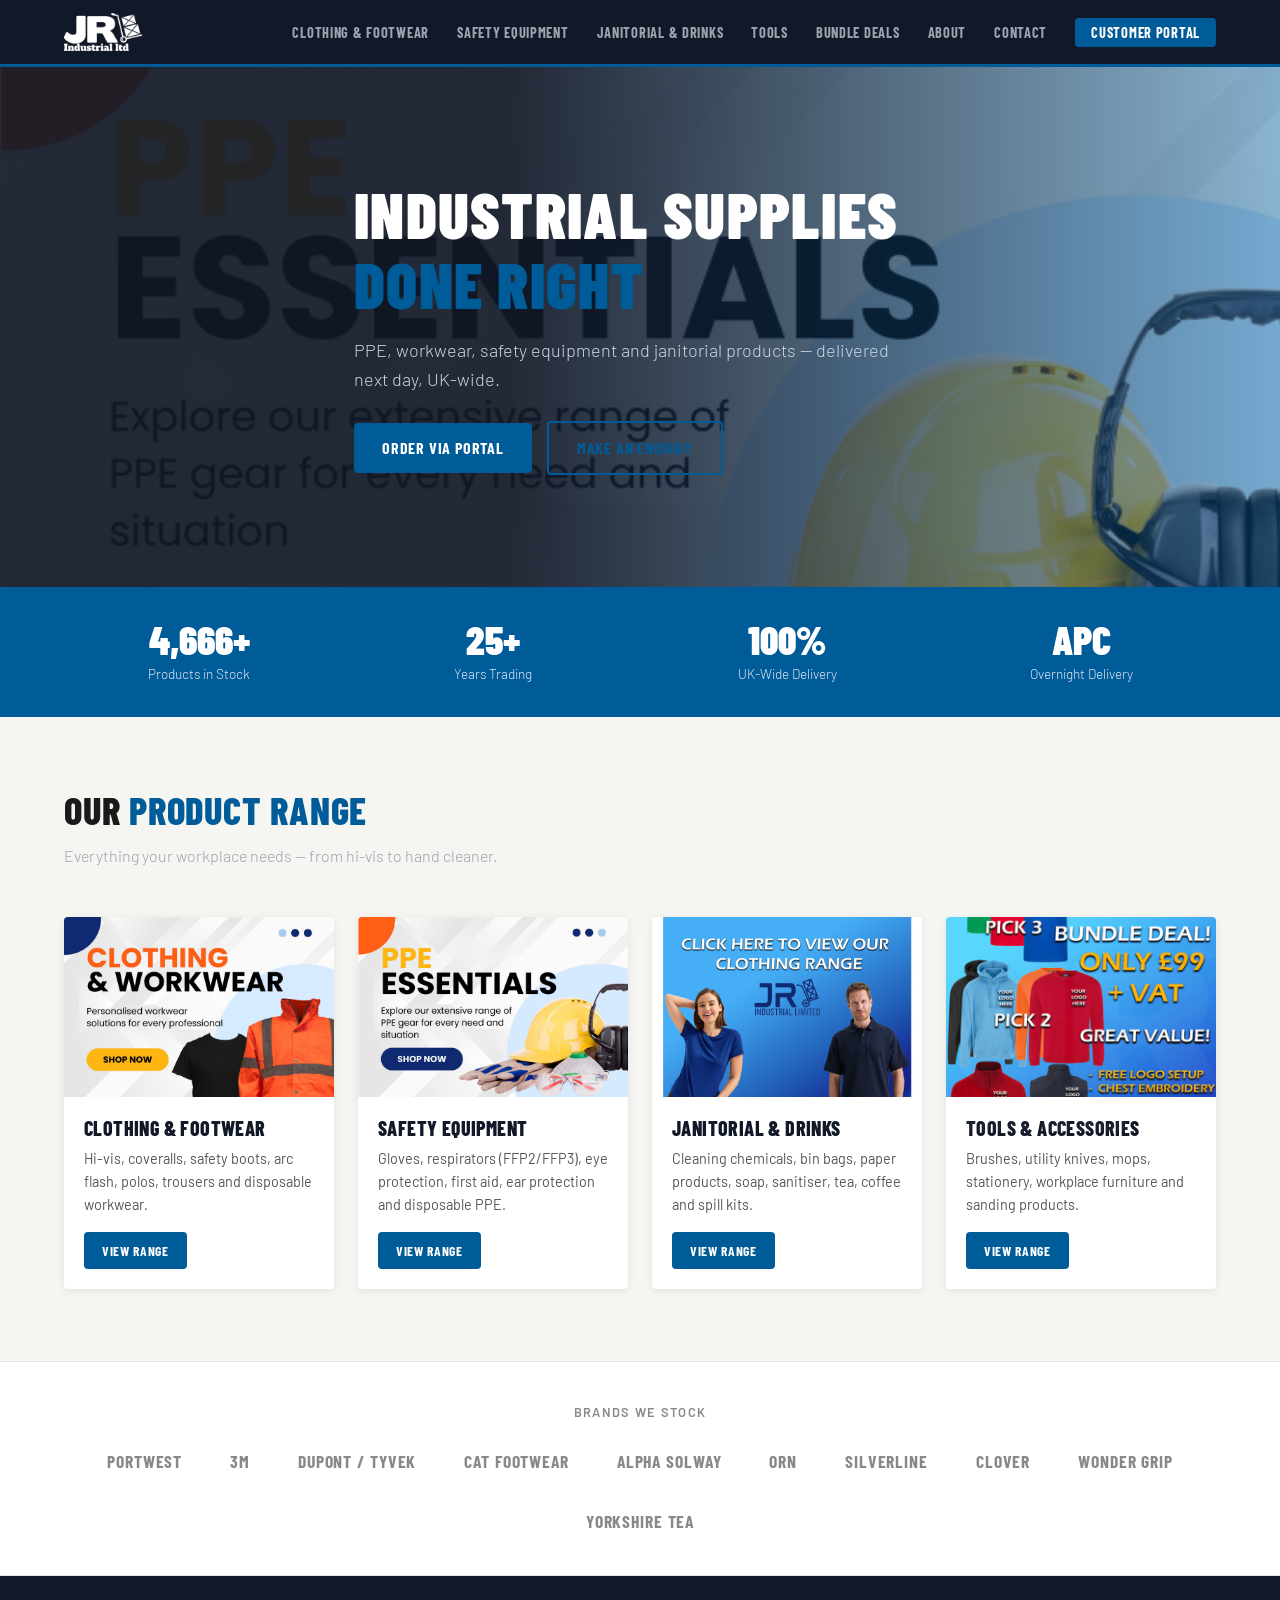
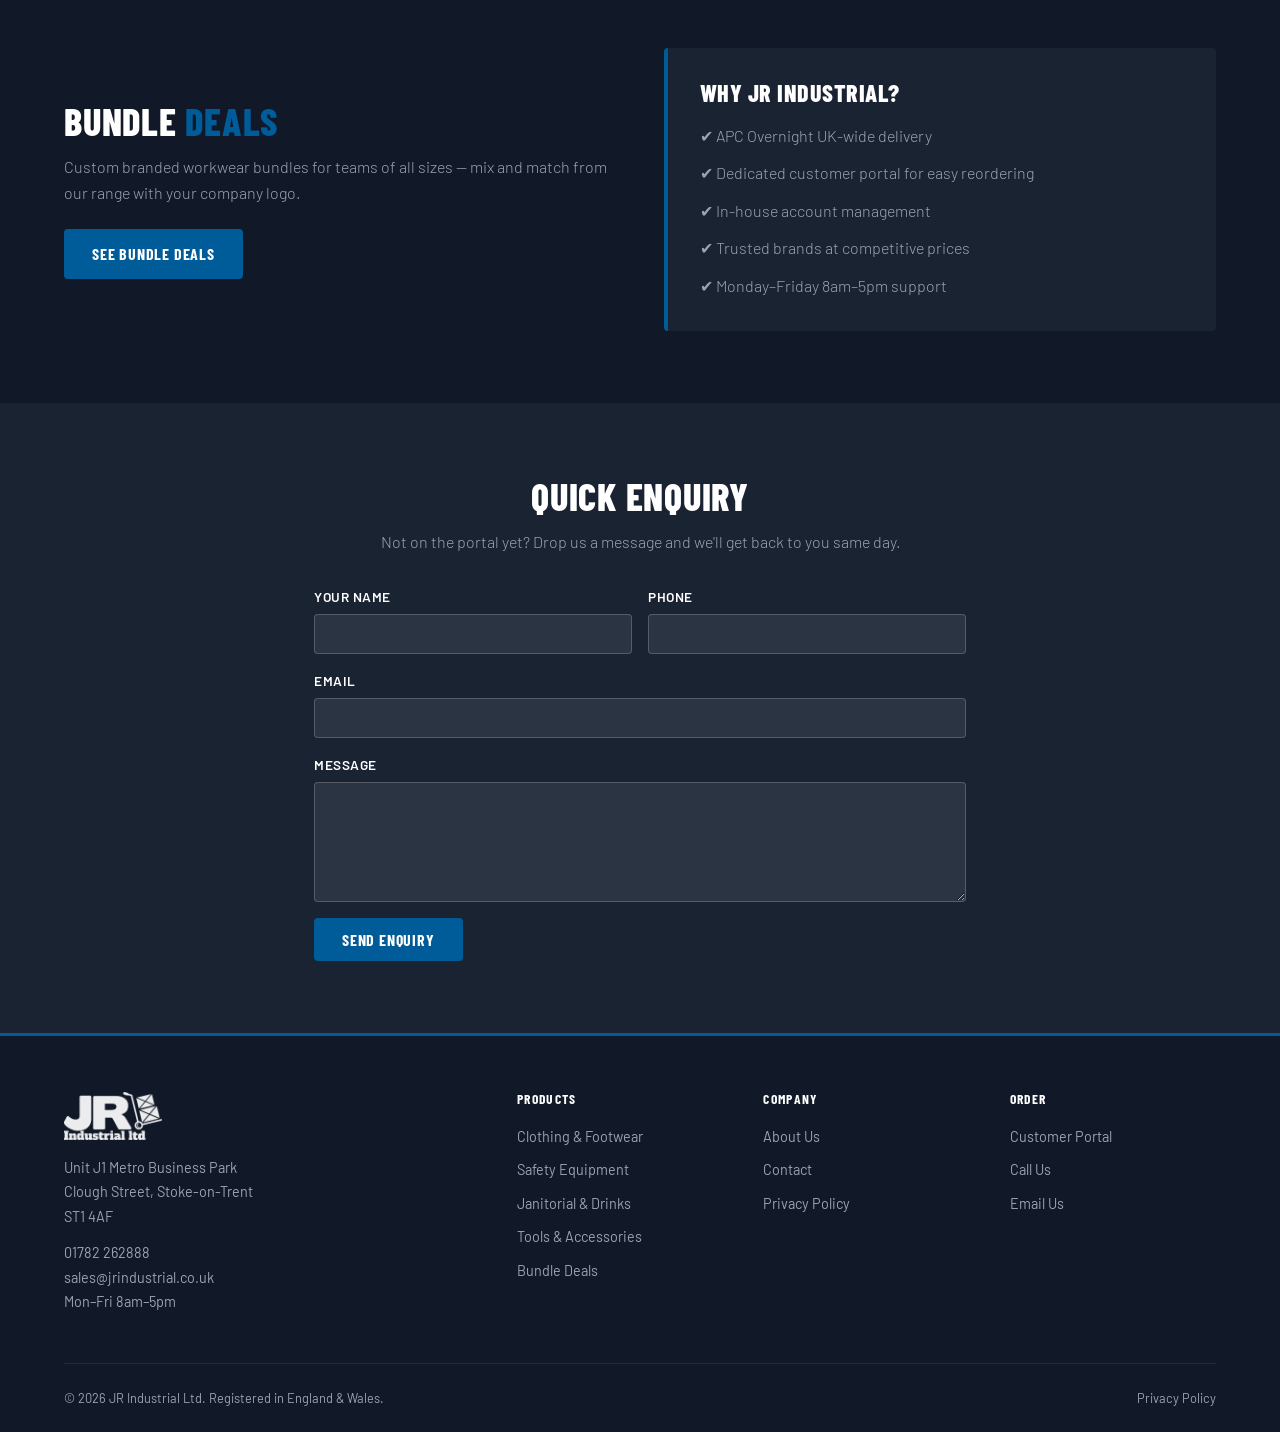
<file: index.html>
<!DOCTYPE html>
<html lang="en">
<head>
  <meta charset="UTF-8">
  <meta name="viewport" content="width=device-width, initial-scale=1.0">
  <title>JR Industrial Ltd — PPE, Workwear &amp; Industrial Supplies | Stoke-on-Trent</title>
  <meta name="description" content="JR Industrial Ltd supply PPE, workwear, safety equipment and janitorial products across the UK. Based in Stoke-on-Trent. Next-day delivery via APC Overnight.">
  <link rel="canonical" href="https://jrindustrial.co.uk/">
  <link rel="stylesheet" href="css/style.css">
  <link rel="icon" href="/images/favicon.svg" type="image/svg+xml">
  <link rel="apple-touch-icon" href="/images/favicon.svg">
  <script type="application/ld+json">
  {
    "@context": "https://schema.org",
    "@type": "LocalBusiness",
    "name": "JR Industrial Ltd",
    "address": {
      "@type": "PostalAddress",
      "streetAddress": "Unit J1 Metro Business Park, Clough Street",
      "addressLocality": "Stoke-on-Trent",
      "postalCode": "ST1 4AF",
      "addressCountry": "GB"
    },
    "telephone": "+441782262888",
    "email": "sales@jrindustrial.co.uk",
    "url": "https://jrindustrial.co.uk",
    "openingHours": "Mo-Fr 08:00-17:00"
  }
  </script>
</head>
<body>

<nav class="nav">
  <div class="container nav-inner">
    <a href="/" class="nav-logo" aria-label="JR Industrial Ltd — Home">
      <img src="/images/logo.png" alt="JR Industrial Ltd" class="nav-logo-img">
    </a>
    <ul class="nav-links">
      <li><a href="/clothing-footwear.html">Clothing &amp; Footwear</a></li>
      <li><a href="/safety-equipment.html">Safety Equipment</a></li>
      <li><a href="/janitorial-drinks.html">Janitorial &amp; Drinks</a></li>
      <li><a href="/tools-accessories.html">Tools</a></li>
      <li><a href="/bundle-deals.html">Bundle Deals</a></li>
      <li><a href="/about.html">About</a></li>
      <li><a href="/contact.html">Contact</a></li>
      <li><a href="https://jrindustrialportal.co.uk" class="nav-portal" target="_blank" rel="noopener">Customer Portal</a></li>
    </ul>
    <button class="nav-hamburger" aria-label="Toggle menu">
      <span></span><span></span><span></span>
    </button>
  </div>
</nav>

<section class="hero">
  <img src="/images/banner-ppe.jpg" alt="" class="hero-bg" aria-hidden="true">
  <div class="hero-overlay"></div>
  <div class="container hero-content">
    <h1>Industrial Supplies <span>Done Right</span></h1>
    <p>PPE, workwear, safety equipment and janitorial products — delivered next day, UK-wide.</p>
    <a href="https://jrindustrialportal.co.uk" class="btn" target="_blank" rel="noopener">Order via Portal</a>
    <a href="/contact.html" class="btn btn-outline">Make an Enquiry</a>
  </div>
</section>

<div class="stats-bar">
  <div class="container stats-grid">
    <div>
      <div class="stat-num count-up" data-target="5000" data-suffix="+" data-duration="1800">0</div>
      <div class="stat-label">Products in Stock</div>
    </div>
    <div>
      <div class="stat-num count-up" data-target="25" data-suffix="+" data-duration="1400">0</div>
      <div class="stat-label">Years Trading</div>
    </div>
    <div>
      <div class="stat-num count-up" data-target="100" data-suffix="%" data-duration="1200">0</div>
      <div class="stat-label">UK-Wide Delivery</div>
    </div>
    <div>
      <div class="stat-num">APC</div>
      <div class="stat-label">Overnight Delivery</div>
    </div>
  </div>
</div>

<section class="section section-light section-watermark">
  <div class="container">
    <h2 class="section-title fade-up">Our <span>Product Range</span></h2>
    <p class="section-subtitle fade-up">Everything your workplace needs — from hi-vis to hand cleaner.</p>
    <div class="category-grid">
      <div class="category-card fade-up">
        <div class="category-card-img"><img src="/images/banner-clothing.jpg" alt="Clothing and Footwear"></div>
        <div class="category-card-body">
          <h3>Clothing &amp; Footwear</h3>
          <p>Hi-vis, coveralls, safety boots, arc flash, polos, trousers and disposable workwear.</p>
          <a href="/clothing-footwear.html" class="btn">View Range</a>
        </div>
      </div>
      <div class="category-card fade-up">
        <div class="category-card-img"><img src="/images/banner-ppe.jpg" alt="Safety Equipment"></div>
        <div class="category-card-body">
          <h3>Safety Equipment</h3>
          <p>Gloves, respirators (FFP2/FFP3), eye protection, first aid, ear protection and disposable PPE.</p>
          <a href="/safety-equipment.html" class="btn">View Range</a>
        </div>
      </div>
      <div class="category-card fade-up">
        <div class="category-card-img"><img src="/images/banner-collection.jpg" alt="Janitorial and Drinks"></div>
        <div class="category-card-body">
          <h3>Janitorial &amp; Drinks</h3>
          <p>Cleaning chemicals, bin bags, paper products, soap, sanitiser, tea, coffee and spill kits.</p>
          <a href="/janitorial-drinks.html" class="btn">View Range</a>
        </div>
      </div>
      <div class="category-card fade-up">
        <div class="category-card-img"><img src="/images/bundle-deal.jpg" alt="Tools and Accessories"></div>
        <div class="category-card-body">
          <h3>Tools &amp; Accessories</h3>
          <p>Brushes, utility knives, mops, stationery, workplace furniture and sanding products.</p>
          <a href="/tools-accessories.html" class="btn">View Range</a>
        </div>
      </div>
    </div>
  </div>
</section>

<div class="brands-strip">
  <div class="container">
    <p class="brands-label">Brands we stock</p>
    <div class="brands-list">
      <span>Portwest</span>
      <span>3M</span>
      <span>DuPont / Tyvek</span>
      <span>CAT Footwear</span>
      <span>Alpha Solway</span>
      <span>ORN</span>
      <span>Silverline</span>
      <span>Clover</span>
      <span>Wonder Grip</span>
      <span>Yorkshire Tea</span>
    </div>
  </div>
</div>

<section class="section section-dark">
  <div class="container">
    <div style="display:grid;grid-template-columns:1fr 1fr;gap:48px;align-items:center;">
      <div>
        <h2 class="section-title fade-up">Bundle <span>Deals</span></h2>
        <p class="fade-up" style="color:var(--text-muted);font-weight:300;margin-bottom:24px;">Custom branded workwear bundles for teams of all sizes — mix and match from our range with your company logo.</p>
        <a href="/bundle-deals.html" class="btn fade-up">See Bundle Deals</a>
      </div>
      <div class="fade-up" style="background:var(--bg-alt);border-radius:4px;padding:32px;border-left:4px solid var(--primary);">
        <h3 style="font-size:1.5rem;color:var(--text-light);margin-bottom:16px;">Why JR Industrial?</h3>
        <ul style="list-style:none;color:var(--text-muted);font-weight:300;display:flex;flex-direction:column;gap:12px;">
          <li>✔ APC Overnight UK-wide delivery</li>
          <li>✔ Dedicated customer portal for easy reordering</li>
          <li>✔ In-house account management</li>
          <li>✔ Trusted brands at competitive prices</li>
          <li>✔ Monday–Friday 8am–5pm support</li>
        </ul>
      </div>
    </div>
  </div>
</section>

<section class="section section-alt">
  <div class="container" style="max-width:700px;">
    <h2 class="section-title fade-up" style="color:var(--text-light);text-align:center;">Quick Enquiry</h2>
    <p class="fade-up" style="text-align:center;color:var(--text-muted);margin-bottom:32px;font-weight:300;">Not on the portal yet? Drop us a message and we'll get back to you same day.</p>
    <form action="https://formsubmit.co/sales@jrindustrial.co.uk" method="POST" class="fade-up">
      <input type="hidden" name="_subject" value="New enquiry from JR Industrial website" />
      <input type="hidden" name="_captcha" value="true" />
      <input type="hidden" name="_template" value="table" />
      <input type="text" name="_honey" style="display:none" tabindex="-1" autocomplete="off" />
      <div class="form-grid">
        <div class="form-group">
          <label for="name">Your Name</label>
          <input type="text" id="name" name="name" required>
        </div>
        <div class="form-group">
          <label for="phone">Phone</label>
          <input type="tel" id="phone" name="phone">
        </div>
        <div class="form-group form-full">
          <label for="email">Email</label>
          <input type="email" id="email" name="email" required>
        </div>
        <div class="form-group form-full">
          <label for="message">Message</label>
          <textarea id="message" name="message" required></textarea>
        </div>
      </div>
      <button type="submit" class="btn" style="margin-top:16px;">Send Enquiry</button>
      <div class="form-success">Thanks — we'll be in touch shortly.</div>
    </form>
  </div>
</section>

<footer class="footer">
  <div class="container">
    <div class="footer-grid">
      <div class="footer-brand">
        <img src="/images/logo.png" alt="JR Industrial Ltd" class="footer-logo-img">
        <p>Unit J1 Metro Business Park<br>Clough Street, Stoke-on-Trent<br>ST1 4AF</p>
        <p style="margin-top:12px;">01782 262888<br>sales@jrindustrial.co.uk<br>Mon–Fri 8am–5pm</p>
      </div>
      <div class="footer-col">
        <h4>Products</h4>
        <ul>
          <li><a href="/clothing-footwear.html">Clothing &amp; Footwear</a></li>
          <li><a href="/safety-equipment.html">Safety Equipment</a></li>
          <li><a href="/janitorial-drinks.html">Janitorial &amp; Drinks</a></li>
          <li><a href="/tools-accessories.html">Tools &amp; Accessories</a></li>
          <li><a href="/bundle-deals.html">Bundle Deals</a></li>
        </ul>
      </div>
      <div class="footer-col">
        <h4>Company</h4>
        <ul>
          <li><a href="/about.html">About Us</a></li>
          <li><a href="/contact.html">Contact</a></li>
          <li><a href="/privacy.html">Privacy Policy</a></li>
        </ul>
      </div>
      <div class="footer-col">
        <h4>Order</h4>
        <ul>
          <li><a href="https://jrindustrialportal.co.uk" target="_blank" rel="noopener">Customer Portal</a></li>
          <li><a href="tel:01782262888">Call Us</a></li>
          <li><a href="mailto:sales@jrindustrial.co.uk">Email Us</a></li>
        </ul>
      </div>
    </div>
    <div class="footer-bottom">
      <span>&copy; 2026 JR Industrial Ltd. Registered in England &amp; Wales.</span>
      <a href="/privacy.html">Privacy Policy</a>
    </div>
  </div>
</footer>

<script src="js/main.js"></script>
</body>
</html>
</file>
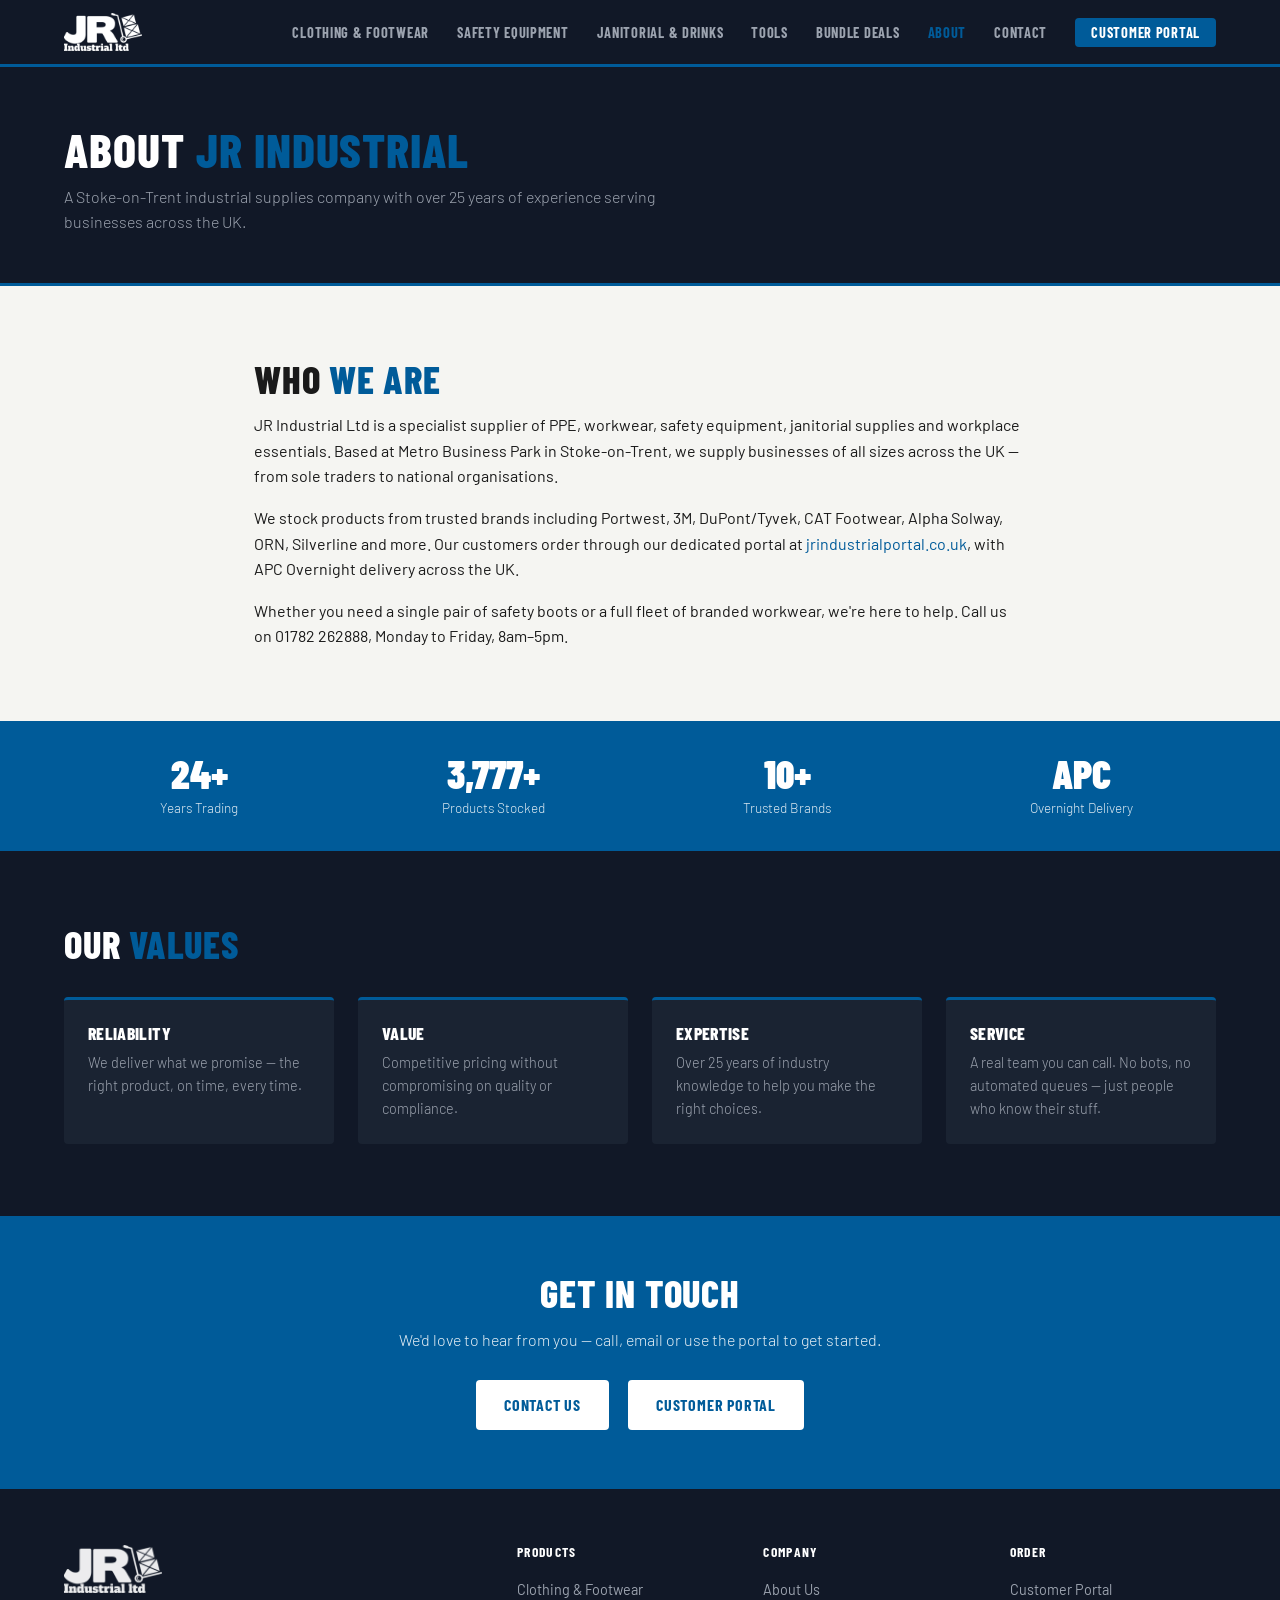
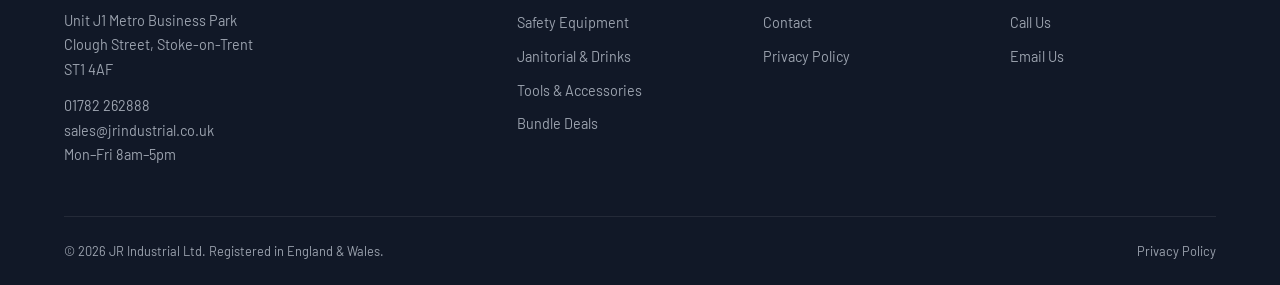
<file: about.html>
<!DOCTYPE html>
<html lang="en">
<head>
  <meta charset="UTF-8">
  <meta name="viewport" content="width=device-width, initial-scale=1.0">
  <title>About Us — JR Industrial Ltd</title>
  <meta name="description" content="JR Industrial Ltd has been supplying PPE, workwear and industrial products to businesses across the UK for over 25 years, based in Stoke-on-Trent.">
  <link rel="canonical" href="https://jrindustrial.co.uk/about">
  <link rel="stylesheet" href="css/style.css">
  <link rel="icon" href="/images/favicon.svg" type="image/svg+xml">
  <link rel="apple-touch-icon" href="/images/favicon.svg">
</head>
<body>
<nav class="nav">
  <div class="container nav-inner">
    <a href="/" class="nav-logo" aria-label="JR Industrial Ltd — Home">
      <img src="/images/logo.png" alt="JR Industrial Ltd" class="nav-logo-img">
    </a>
    <ul class="nav-links">
      <li><a href="/clothing-footwear.html">Clothing &amp; Footwear</a></li>
      <li><a href="/safety-equipment.html">Safety Equipment</a></li>
      <li><a href="/janitorial-drinks.html">Janitorial &amp; Drinks</a></li>
      <li><a href="/tools-accessories.html">Tools</a></li>
      <li><a href="/bundle-deals.html">Bundle Deals</a></li>
      <li><a href="/about.html" class="active">About</a></li>
      <li><a href="/contact.html">Contact</a></li>
      <li><a href="https://jrindustrialportal.co.uk" class="nav-portal" target="_blank" rel="noopener">Customer Portal</a></li>
    </ul>
    <button class="nav-hamburger" aria-label="Toggle menu"><span></span><span></span><span></span></button>
  </div>
</nav>
<div class="page-hero">
  <div class="container">
    <h1>About <span>JR Industrial</span></h1>
    <p>A Stoke-on-Trent industrial supplies company with over 25 years of experience serving businesses across the UK.</p>
  </div>
</div>
<section class="section section-light">
  <div class="container" style="max-width:820px;">
    <h2 class="section-title fade-up">Who <span>We Are</span></h2>
    <p class="fade-up" style="margin-bottom:16px;">JR Industrial Ltd is a specialist supplier of PPE, workwear, safety equipment, janitorial supplies and workplace essentials. Based at Metro Business Park in Stoke-on-Trent, we supply businesses of all sizes across the UK — from sole traders to national organisations.</p>
    <p class="fade-up" style="margin-bottom:16px;">We stock products from trusted brands including Portwest, 3M, DuPont/Tyvek, CAT Footwear, Alpha Solway, ORN, Silverline and more. Our customers order through our dedicated portal at <a href="https://jrindustrialportal.co.uk" style="color:var(--primary);">jrindustrialportal.co.uk</a>, with APC Overnight delivery across the UK.</p>
    <p class="fade-up">Whether you need a single pair of safety boots or a full fleet of branded workwear, we're here to help. Call us on 01782 262888, Monday to Friday, 8am–5pm.</p>
  </div>
</section>
<div class="stats-bar">
  <div class="container stats-grid">
    <div><div class="stat-num count-up" data-target="25" data-suffix="+" data-duration="1400">0</div><div class="stat-label">Years Trading</div></div>
    <div><div class="stat-num count-up" data-target="5000" data-suffix="+" data-duration="1800">0</div><div class="stat-label">Products Stocked</div></div>
    <div><div class="stat-num count-up" data-target="10" data-suffix="+" data-duration="1200">0</div><div class="stat-label">Trusted Brands</div></div>
    <div><div class="stat-num">APC</div><div class="stat-label">Overnight Delivery</div></div>
  </div>
</div>
<section class="section section-dark">
  <div class="container">
    <h2 class="section-title fade-up" style="color:var(--text-light);">Our <span>Values</span></h2>
    <div style="display:grid;grid-template-columns:repeat(auto-fit,minmax(220px,1fr));gap:24px;margin-top:32px;">
      <div class="fade-up" style="background:var(--bg-alt);padding:24px;border-radius:4px;border-top:3px solid var(--primary);">
        <h3 style="color:var(--text-light);font-size:1.1rem;margin-bottom:8px;">Reliability</h3>
        <p style="color:var(--text-muted);font-weight:300;font-size:0.9rem;">We deliver what we promise — the right product, on time, every time.</p>
      </div>
      <div class="fade-up" style="background:var(--bg-alt);padding:24px;border-radius:4px;border-top:3px solid var(--primary);">
        <h3 style="color:var(--text-light);font-size:1.1rem;margin-bottom:8px;">Value</h3>
        <p style="color:var(--text-muted);font-weight:300;font-size:0.9rem;">Competitive pricing without compromising on quality or compliance.</p>
      </div>
      <div class="fade-up" style="background:var(--bg-alt);padding:24px;border-radius:4px;border-top:3px solid var(--primary);">
        <h3 style="color:var(--text-light);font-size:1.1rem;margin-bottom:8px;">Expertise</h3>
        <p style="color:var(--text-muted);font-weight:300;font-size:0.9rem;">Over 25 years of industry knowledge to help you make the right choices.</p>
      </div>
      <div class="fade-up" style="background:var(--bg-alt);padding:24px;border-radius:4px;border-top:3px solid var(--primary);">
        <h3 style="color:var(--text-light);font-size:1.1rem;margin-bottom:8px;">Service</h3>
        <p style="color:var(--text-muted);font-weight:300;font-size:0.9rem;">A real team you can call. No bots, no automated queues — just people who know their stuff.</p>
      </div>
    </div>
  </div>
</section>
<div class="cta-banner">
  <div class="container">
    <h2>Get in Touch</h2>
    <p>We'd love to hear from you — call, email or use the portal to get started.</p>
    <a href="/contact.html" class="btn btn-white">Contact Us</a>
    <a href="https://jrindustrialportal.co.uk" class="btn btn-white" target="_blank" rel="noopener">Customer Portal</a>
  </div>
</div>
<footer class="footer">
  <div class="container">
    <div class="footer-grid">
      <div class="footer-brand">
        <img src="/images/logo.png" alt="JR Industrial Ltd" class="footer-logo-img">
        <p>Unit J1 Metro Business Park<br>Clough Street, Stoke-on-Trent<br>ST1 4AF</p>
        <p style="margin-top:12px;">01782 262888<br>sales@jrindustrial.co.uk<br>Mon–Fri 8am–5pm</p>
      </div>
      <div class="footer-col"><h4>Products</h4><ul>
        <li><a href="/clothing-footwear.html">Clothing &amp; Footwear</a></li>
        <li><a href="/safety-equipment.html">Safety Equipment</a></li>
        <li><a href="/janitorial-drinks.html">Janitorial &amp; Drinks</a></li>
        <li><a href="/tools-accessories.html">Tools &amp; Accessories</a></li>
        <li><a href="/bundle-deals.html">Bundle Deals</a></li>
      </ul></div>
      <div class="footer-col"><h4>Company</h4><ul>
        <li><a href="/about.html">About Us</a></li>
        <li><a href="/contact.html">Contact</a></li>
        <li><a href="/privacy.html">Privacy Policy</a></li>
      </ul></div>
      <div class="footer-col"><h4>Order</h4><ul>
        <li><a href="https://jrindustrialportal.co.uk" target="_blank" rel="noopener">Customer Portal</a></li>
        <li><a href="tel:01782262888">Call Us</a></li>
        <li><a href="mailto:sales@jrindustrial.co.uk">Email Us</a></li>
      </ul></div>
    </div>
    <div class="footer-bottom">
      <span>&copy; 2026 JR Industrial Ltd. Registered in England &amp; Wales.</span>
      <a href="/privacy.html">Privacy Policy</a>
    </div>
  </div>
</footer>
<script src="js/main.js"></script>
</body>
</html>
</file>
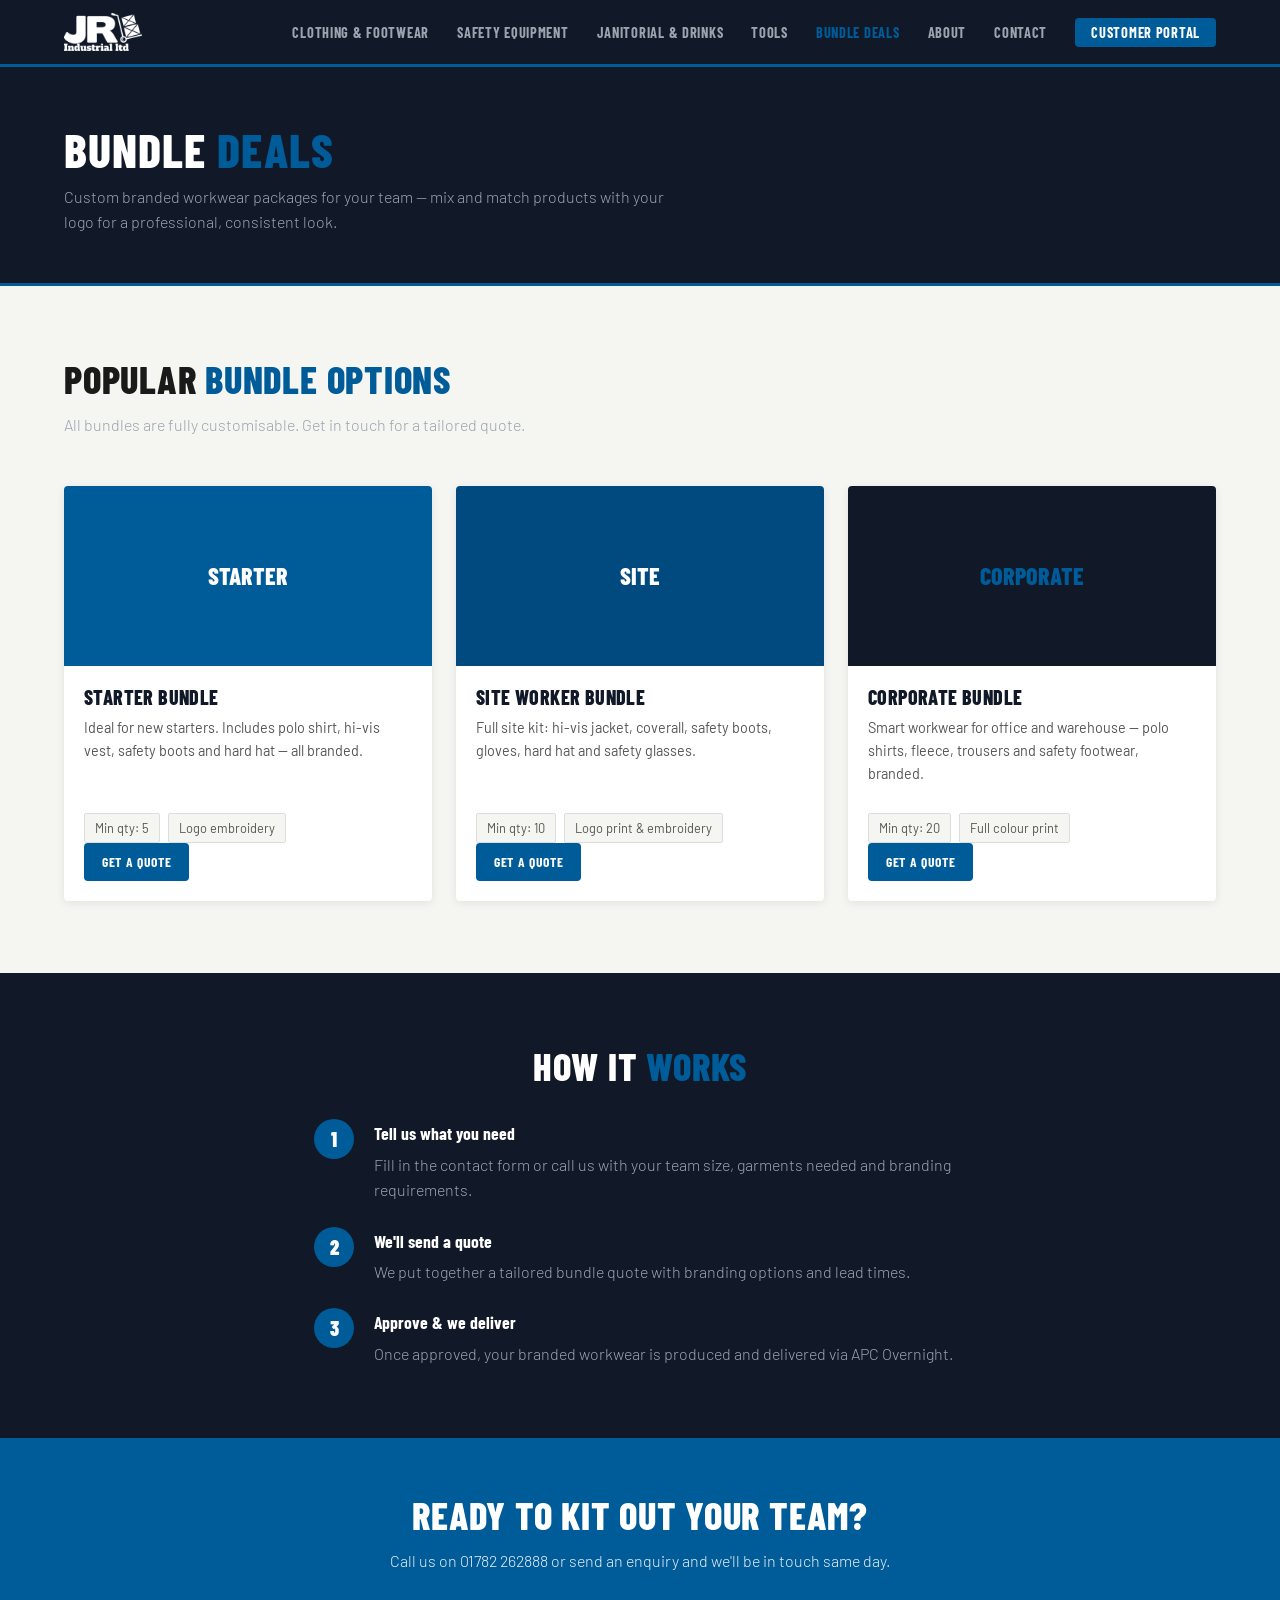
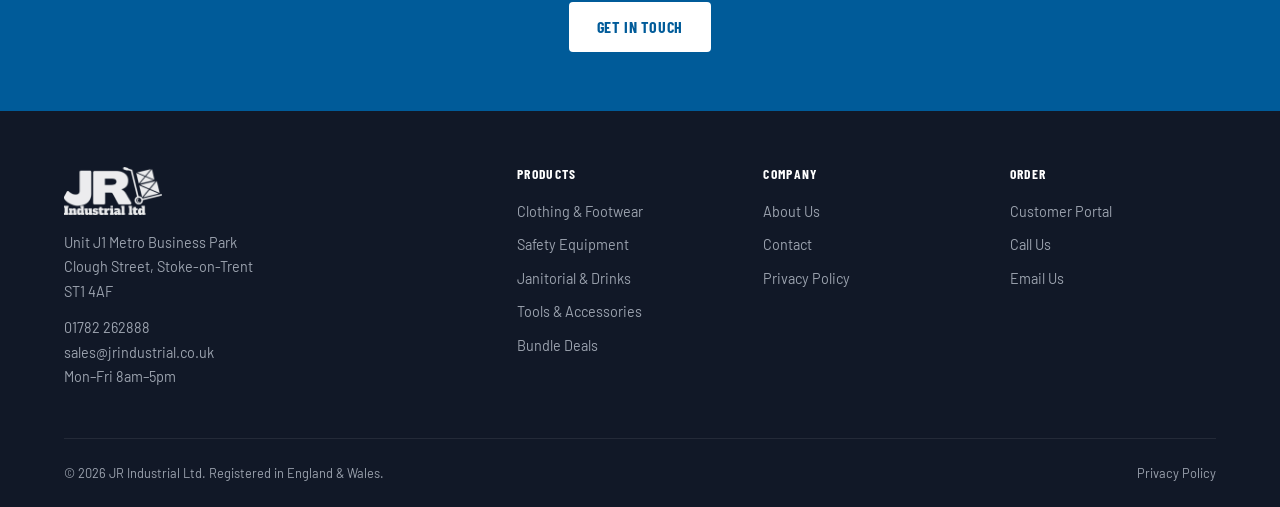
<file: bundle-deals.html>
<!DOCTYPE html>
<html lang="en">
<head>
  <meta charset="UTF-8">
  <meta name="viewport" content="width=device-width, initial-scale=1.0">
  <title>Bundle Deals — Branded Workwear Bundles — JR Industrial Ltd</title>
  <meta name="description" content="Custom branded workwear bundles for teams of all sizes. Mix hi-vis, polo shirts, safety boots and more with your company logo. Contact JR Industrial for a quote.">
  <link rel="canonical" href="https://jrindustrial.co.uk/bundle-deals">
  <link rel="stylesheet" href="css/style.css">
  <link rel="icon" href="/images/favicon.svg" type="image/svg+xml">
  <link rel="apple-touch-icon" href="/images/favicon.svg">
</head>
<body>
<nav class="nav">
  <div class="container nav-inner">
    <a href="/" class="nav-logo" aria-label="JR Industrial Ltd — Home">
      <img src="/images/logo.png" alt="JR Industrial Ltd" class="nav-logo-img">
    </a>
    <ul class="nav-links">
      <li><a href="/clothing-footwear.html">Clothing &amp; Footwear</a></li>
      <li><a href="/safety-equipment.html">Safety Equipment</a></li>
      <li><a href="/janitorial-drinks.html">Janitorial &amp; Drinks</a></li>
      <li><a href="/tools-accessories.html">Tools</a></li>
      <li><a href="/bundle-deals.html" class="active">Bundle Deals</a></li>
      <li><a href="/about.html">About</a></li>
      <li><a href="/contact.html">Contact</a></li>
      <li><a href="https://jrindustrialportal.co.uk" class="nav-portal" target="_blank" rel="noopener">Customer Portal</a></li>
    </ul>
    <button class="nav-hamburger" aria-label="Toggle menu"><span></span><span></span><span></span></button>
  </div>
</nav>
<div class="page-hero">
  <div class="container">
    <h1>Bundle <span>Deals</span></h1>
    <p>Custom branded workwear packages for your team — mix and match products with your logo for a professional, consistent look.</p>
  </div>
</div>
<section class="section section-light">
  <div class="container">
    <h2 class="section-title fade-up">Popular <span>Bundle Options</span></h2>
    <p class="section-subtitle fade-up">All bundles are fully customisable. Get in touch for a tailored quote.</p>
    <div class="category-grid">
      <div class="category-card fade-up">
        <div class="category-card-img" style="background:var(--primary);color:var(--text-light);font-family:var(--font-head);font-size:1.5rem;font-weight:800;">STARTER</div>
        <div class="category-card-body">
          <h3>Starter Bundle</h3>
          <p>Ideal for new starters. Includes polo shirt, hi-vis vest, safety boots and hard hat — all branded.</p>
          <div class="tag-list"><span class="tag">Min qty: 5</span><span class="tag">Logo embroidery</span></div>
          <a href="/contact.html" class="btn">Get a Quote</a>
        </div>
      </div>
      <div class="category-card fade-up">
        <div class="category-card-img" style="background:var(--primary-dark);color:var(--text-light);font-family:var(--font-head);font-size:1.5rem;font-weight:800;">SITE</div>
        <div class="category-card-body">
          <h3>Site Worker Bundle</h3>
          <p>Full site kit: hi-vis jacket, coverall, safety boots, gloves, hard hat and safety glasses.</p>
          <div class="tag-list"><span class="tag">Min qty: 10</span><span class="tag">Logo print &amp; embroidery</span></div>
          <a href="/contact.html" class="btn">Get a Quote</a>
        </div>
      </div>
      <div class="category-card fade-up">
        <div class="category-card-img" style="background:var(--bg-dark);color:var(--primary);font-family:var(--font-head);font-size:1.5rem;font-weight:800;">CORPORATE</div>
        <div class="category-card-body">
          <h3>Corporate Bundle</h3>
          <p>Smart workwear for office and warehouse — polo shirts, fleece, trousers and safety footwear, branded.</p>
          <div class="tag-list"><span class="tag">Min qty: 20</span><span class="tag">Full colour print</span></div>
          <a href="/contact.html" class="btn">Get a Quote</a>
        </div>
      </div>
    </div>
  </div>
</section>
<section class="section section-dark">
  <div class="container" style="max-width:700px;text-align:center;">
    <h2 class="section-title fade-up" style="color:var(--text-light);">How It <span>Works</span></h2>
    <div style="display:flex;flex-direction:column;gap:24px;margin-top:32px;text-align:left;">
      <div class="fade-up" style="display:flex;gap:20px;align-items:flex-start;">
        <div style="background:var(--primary);color:var(--text-light);font-family:var(--font-head);font-weight:900;font-size:1.25rem;width:40px;height:40px;border-radius:50%;display:flex;align-items:center;justify-content:center;flex-shrink:0;">1</div>
        <div><strong style="color:var(--text-light);font-family:var(--font-head);font-size:1.1rem;">Tell us what you need</strong><p style="color:var(--text-muted);font-weight:300;margin-top:4px;">Fill in the contact form or call us with your team size, garments needed and branding requirements.</p></div>
      </div>
      <div class="fade-up" style="display:flex;gap:20px;align-items:flex-start;">
        <div style="background:var(--primary);color:var(--text-light);font-family:var(--font-head);font-weight:900;font-size:1.25rem;width:40px;height:40px;border-radius:50%;display:flex;align-items:center;justify-content:center;flex-shrink:0;">2</div>
        <div><strong style="color:var(--text-light);font-family:var(--font-head);font-size:1.1rem;">We'll send a quote</strong><p style="color:var(--text-muted);font-weight:300;margin-top:4px;">We put together a tailored bundle quote with branding options and lead times.</p></div>
      </div>
      <div class="fade-up" style="display:flex;gap:20px;align-items:flex-start;">
        <div style="background:var(--primary);color:var(--text-light);font-family:var(--font-head);font-weight:900;font-size:1.25rem;width:40px;height:40px;border-radius:50%;display:flex;align-items:center;justify-content:center;flex-shrink:0;">3</div>
        <div><strong style="color:var(--text-light);font-family:var(--font-head);font-size:1.1rem;">Approve &amp; we deliver</strong><p style="color:var(--text-muted);font-weight:300;margin-top:4px;">Once approved, your branded workwear is produced and delivered via APC Overnight.</p></div>
      </div>
    </div>
  </div>
</section>
<div class="cta-banner">
  <div class="container">
    <h2>Ready to Kit Out Your Team?</h2>
    <p>Call us on 01782 262888 or send an enquiry and we'll be in touch same day.</p>
    <a href="/contact.html" class="btn btn-white">Get in Touch</a>
  </div>
</div>
<footer class="footer">
  <div class="container">
    <div class="footer-grid">
      <div class="footer-brand">
        <img src="/images/logo.png" alt="JR Industrial Ltd" class="footer-logo-img">
        <p>Unit J1 Metro Business Park<br>Clough Street, Stoke-on-Trent<br>ST1 4AF</p>
        <p style="margin-top:12px;">01782 262888<br>sales@jrindustrial.co.uk<br>Mon–Fri 8am–5pm</p>
      </div>
      <div class="footer-col"><h4>Products</h4><ul>
        <li><a href="/clothing-footwear.html">Clothing &amp; Footwear</a></li>
        <li><a href="/safety-equipment.html">Safety Equipment</a></li>
        <li><a href="/janitorial-drinks.html">Janitorial &amp; Drinks</a></li>
        <li><a href="/tools-accessories.html">Tools &amp; Accessories</a></li>
        <li><a href="/bundle-deals.html">Bundle Deals</a></li>
      </ul></div>
      <div class="footer-col"><h4>Company</h4><ul>
        <li><a href="/about.html">About Us</a></li>
        <li><a href="/contact.html">Contact</a></li>
        <li><a href="/privacy.html">Privacy Policy</a></li>
      </ul></div>
      <div class="footer-col"><h4>Order</h4><ul>
        <li><a href="https://jrindustrialportal.co.uk" target="_blank" rel="noopener">Customer Portal</a></li>
        <li><a href="tel:01782262888">Call Us</a></li>
        <li><a href="mailto:sales@jrindustrial.co.uk">Email Us</a></li>
      </ul></div>
    </div>
    <div class="footer-bottom">
      <span>&copy; 2026 JR Industrial Ltd. Registered in England &amp; Wales.</span>
      <a href="/privacy.html">Privacy Policy</a>
    </div>
  </div>
</footer>
<script src="js/main.js"></script>
</body>
</html>
</file>
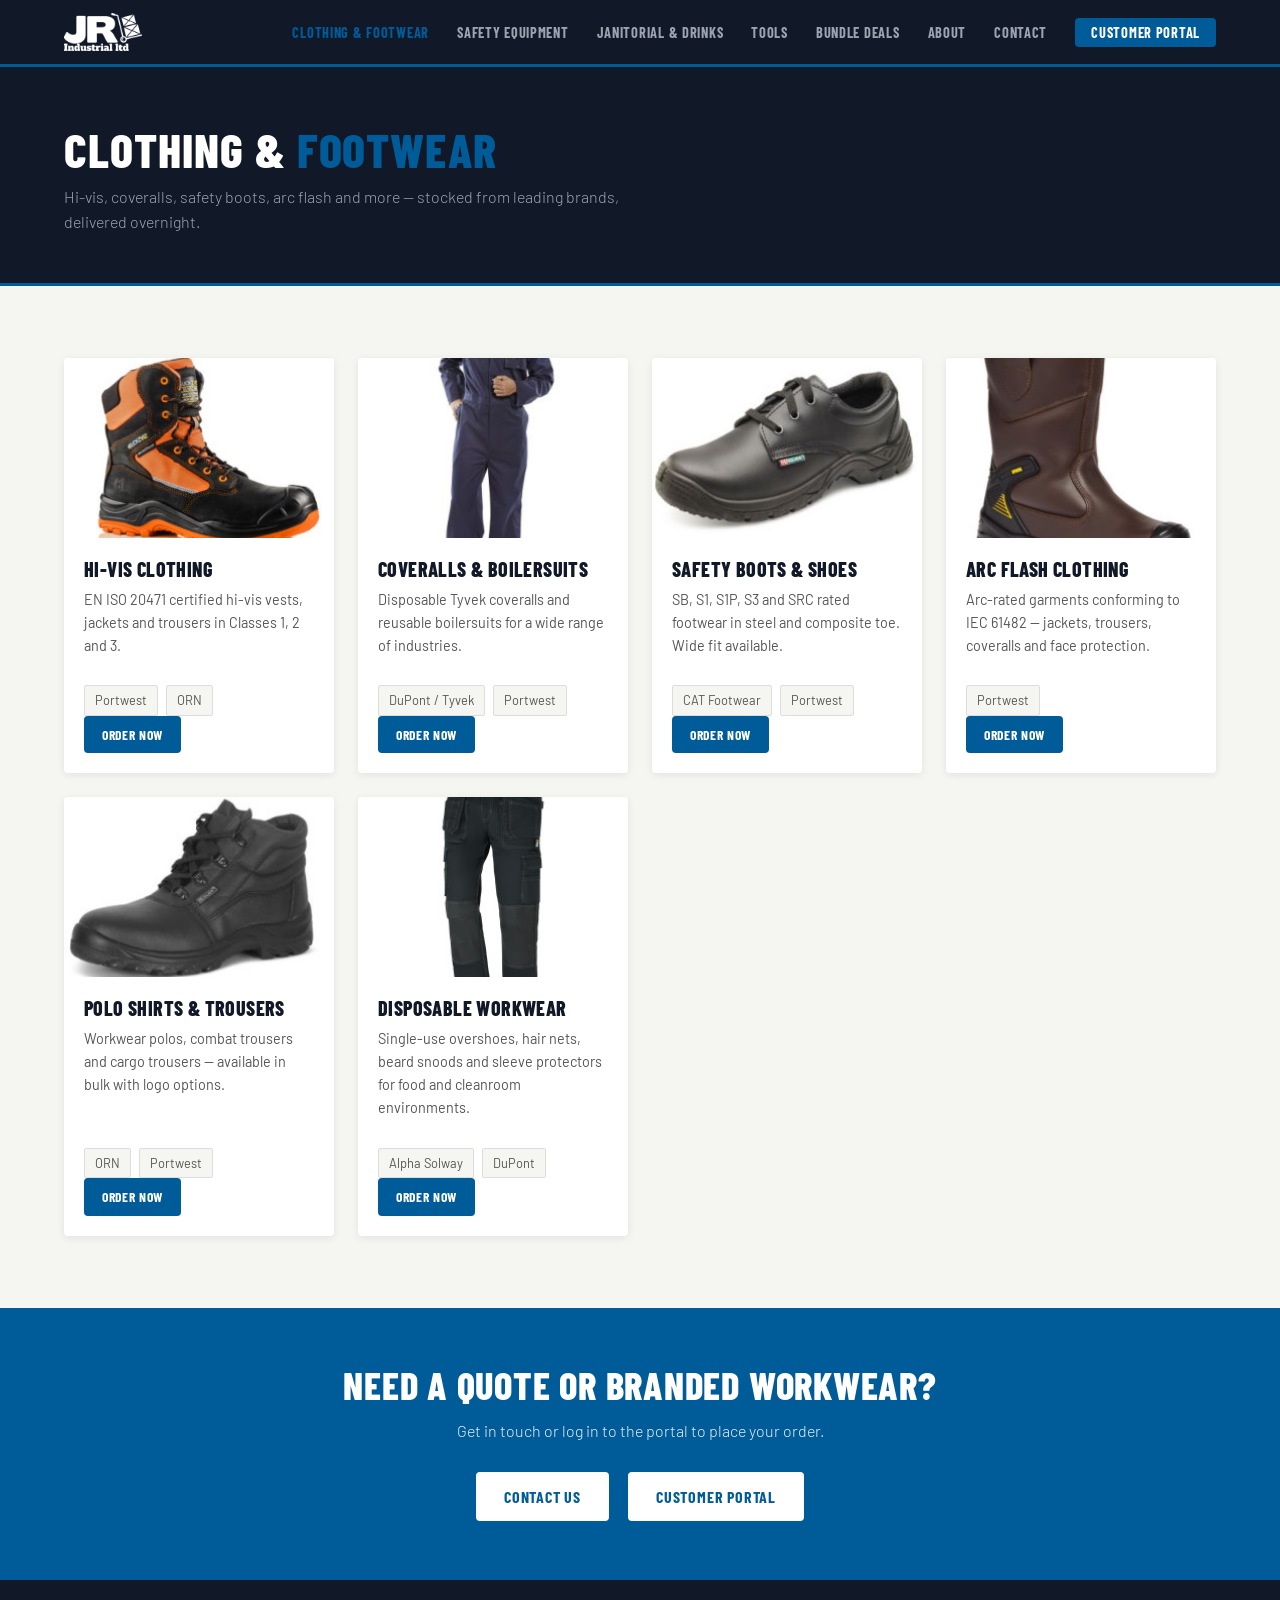
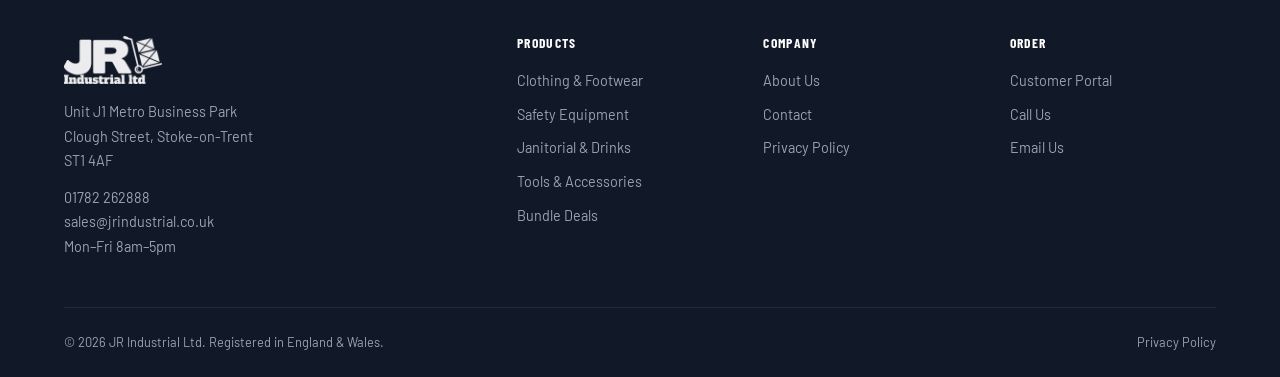
<file: clothing-footwear.html>
<!DOCTYPE html>
<html lang="en">
<head>
  <meta charset="UTF-8">
  <meta name="viewport" content="width=device-width, initial-scale=1.0">
  <title>Clothing &amp; Footwear — JR Industrial Ltd</title>
  <meta name="description" content="Hi-vis, coveralls, safety boots, arc flash, polos, trousers and disposable workwear from Portwest, CAT, ORN and more.">
  <link rel="canonical" href="https://jrindustrial.co.uk/clothing-footwear">
  <link rel="stylesheet" href="css/style.css">
  <link rel="icon" href="/images/favicon.svg" type="image/svg+xml">
  <link rel="apple-touch-icon" href="/images/favicon.svg">
</head>
<body>
<nav class="nav">
  <div class="container nav-inner">
    <a href="/" class="nav-logo" aria-label="JR Industrial Ltd — Home">
      <img src="/images/logo.png" alt="JR Industrial Ltd" class="nav-logo-img">
    </a>
    <ul class="nav-links">
      <li><a href="/clothing-footwear.html" class="active">Clothing &amp; Footwear</a></li>
      <li><a href="/safety-equipment.html">Safety Equipment</a></li>
      <li><a href="/janitorial-drinks.html">Janitorial &amp; Drinks</a></li>
      <li><a href="/tools-accessories.html">Tools</a></li>
      <li><a href="/bundle-deals.html">Bundle Deals</a></li>
      <li><a href="/about.html">About</a></li>
      <li><a href="/contact.html">Contact</a></li>
      <li><a href="https://jrindustrialportal.co.uk" class="nav-portal" target="_blank" rel="noopener">Customer Portal</a></li>
    </ul>
    <button class="nav-hamburger" aria-label="Toggle menu"><span></span><span></span><span></span></button>
  </div>
</nav>
<div class="page-hero">
  <div class="container">
    <h1>Clothing &amp; <span>Footwear</span></h1>
    <p>Hi-vis, coveralls, safety boots, arc flash and more — stocked from leading brands, delivered overnight.</p>
  </div>
</div>
<section class="section section-light">
  <div class="container">
    <div class="category-grid">
      <div class="category-card fade-up">
        <div class="category-card-img"><img src="/images/clth-hiviz.jpg" alt="Hi-Vis Clothing"></div>
        <div class="category-card-body">
          <h3>Hi-Vis Clothing</h3>
          <p>EN ISO 20471 certified hi-vis vests, jackets and trousers in Classes 1, 2 and 3.</p>
          <div class="tag-list"><span class="tag">Portwest</span><span class="tag">ORN</span></div>
          <a href="https://jrindustrialportal.co.uk" class="btn" target="_blank" rel="noopener">Order Now</a>
        </div>
      </div>
      <div class="category-card fade-up">
        <div class="category-card-img"><img src="/images/clth-coverall.jpg" alt="Coveralls and Boilersuits"></div>
        <div class="category-card-body">
          <h3>Coveralls &amp; Boilersuits</h3>
          <p>Disposable Tyvek coveralls and reusable boilersuits for a wide range of industries.</p>
          <div class="tag-list"><span class="tag">DuPont / Tyvek</span><span class="tag">Portwest</span></div>
          <a href="https://jrindustrialportal.co.uk" class="btn" target="_blank" rel="noopener">Order Now</a>
        </div>
      </div>
      <div class="category-card fade-up">
        <div class="category-card-img"><img src="/images/clth-boots.jpg" alt="Safety Boots and Shoes"></div>
        <div class="category-card-body">
          <h3>Safety Boots &amp; Shoes</h3>
          <p>SB, S1, S1P, S3 and SRC rated footwear in steel and composite toe. Wide fit available.</p>
          <div class="tag-list"><span class="tag">CAT Footwear</span><span class="tag">Portwest</span></div>
          <a href="https://jrindustrialportal.co.uk" class="btn" target="_blank" rel="noopener">Order Now</a>
        </div>
      </div>
      <div class="category-card fade-up">
        <div class="category-card-img"><img src="/images/clth-arc.jpg" alt="Arc Flash Clothing"></div>
        <div class="category-card-body">
          <h3>Arc Flash Clothing</h3>
          <p>Arc-rated garments conforming to IEC 61482 — jackets, trousers, coveralls and face protection.</p>
          <div class="tag-list"><span class="tag">Portwest</span></div>
          <a href="https://jrindustrialportal.co.uk" class="btn" target="_blank" rel="noopener">Order Now</a>
        </div>
      </div>
      <div class="category-card fade-up">
        <div class="category-card-img"><img src="/images/clth-polo.jpg" alt="Polo Shirts and Trousers"></div>
        <div class="category-card-body">
          <h3>Polo Shirts &amp; Trousers</h3>
          <p>Workwear polos, combat trousers and cargo trousers — available in bulk with logo options.</p>
          <div class="tag-list"><span class="tag">ORN</span><span class="tag">Portwest</span></div>
          <a href="https://jrindustrialportal.co.uk" class="btn" target="_blank" rel="noopener">Order Now</a>
        </div>
      </div>
      <div class="category-card fade-up">
        <div class="category-card-img"><img src="/images/clth-disposable.jpg" alt="Disposable Workwear"></div>
        <div class="category-card-body">
          <h3>Disposable Workwear</h3>
          <p>Single-use overshoes, hair nets, beard snoods and sleeve protectors for food and cleanroom environments.</p>
          <div class="tag-list"><span class="tag">Alpha Solway</span><span class="tag">DuPont</span></div>
          <a href="https://jrindustrialportal.co.uk" class="btn" target="_blank" rel="noopener">Order Now</a>
        </div>
      </div>
    </div>
  </div>
</section>
<div class="cta-banner">
  <div class="container">
    <h2>Need a Quote or Branded Workwear?</h2>
    <p>Get in touch or log in to the portal to place your order.</p>
    <a href="/contact.html" class="btn btn-white">Contact Us</a>
    <a href="https://jrindustrialportal.co.uk" class="btn btn-white" target="_blank" rel="noopener">Customer Portal</a>
  </div>
</div>
<footer class="footer">
  <div class="container">
    <div class="footer-grid">
      <div class="footer-brand">
        <img src="/images/logo.png" alt="JR Industrial Ltd" class="footer-logo-img">
        <p>Unit J1 Metro Business Park<br>Clough Street, Stoke-on-Trent<br>ST1 4AF</p>
        <p style="margin-top:12px;">01782 262888<br>sales@jrindustrial.co.uk<br>Mon–Fri 8am–5pm</p>
      </div>
      <div class="footer-col"><h4>Products</h4><ul>
        <li><a href="/clothing-footwear.html">Clothing &amp; Footwear</a></li>
        <li><a href="/safety-equipment.html">Safety Equipment</a></li>
        <li><a href="/janitorial-drinks.html">Janitorial &amp; Drinks</a></li>
        <li><a href="/tools-accessories.html">Tools &amp; Accessories</a></li>
        <li><a href="/bundle-deals.html">Bundle Deals</a></li>
      </ul></div>
      <div class="footer-col"><h4>Company</h4><ul>
        <li><a href="/about.html">About Us</a></li>
        <li><a href="/contact.html">Contact</a></li>
        <li><a href="/privacy.html">Privacy Policy</a></li>
      </ul></div>
      <div class="footer-col"><h4>Order</h4><ul>
        <li><a href="https://jrindustrialportal.co.uk" target="_blank" rel="noopener">Customer Portal</a></li>
        <li><a href="tel:01782262888">Call Us</a></li>
        <li><a href="mailto:sales@jrindustrial.co.uk">Email Us</a></li>
      </ul></div>
    </div>
    <div class="footer-bottom">
      <span>&copy; 2026 JR Industrial Ltd. Registered in England &amp; Wales.</span>
      <a href="/privacy.html">Privacy Policy</a>
    </div>
  </div>
</footer>
<script src="js/main.js"></script>
</body>
</html>
</file>
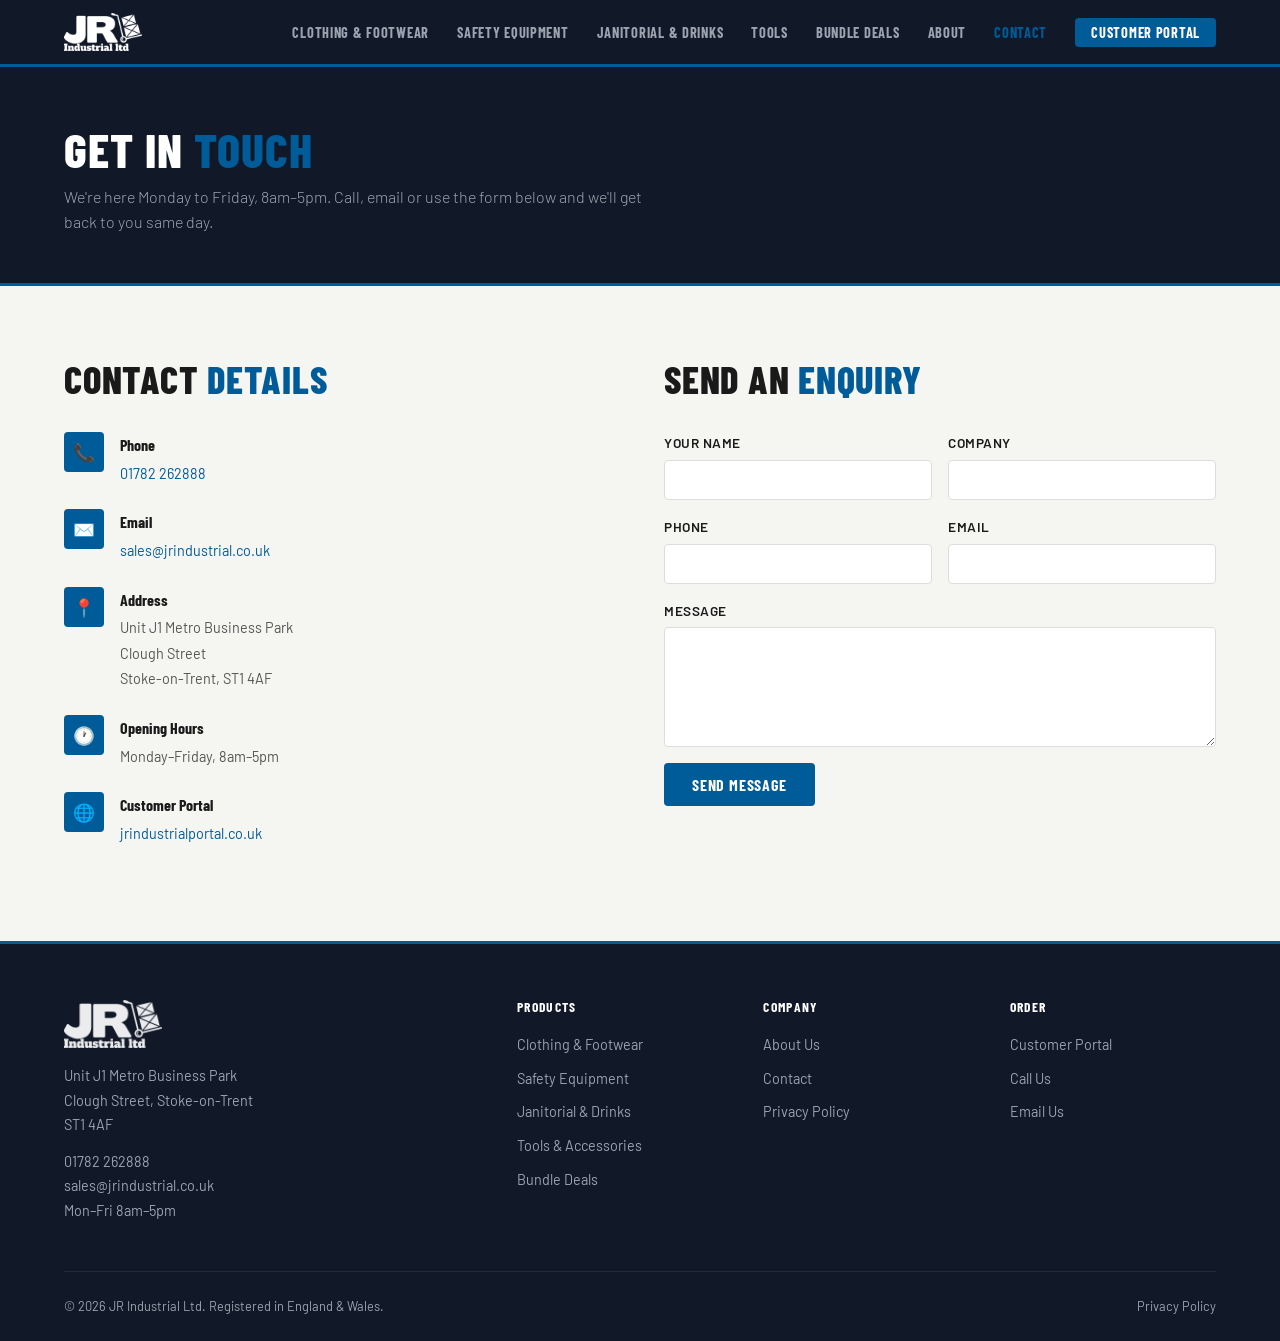
<file: contact.html>
<!DOCTYPE html>
<html lang="en">
<head>
  <meta charset="UTF-8">
  <meta name="viewport" content="width=device-width, initial-scale=1.0">
  <title>Contact Us — JR Industrial Ltd</title>
  <meta name="description" content="Contact JR Industrial Ltd in Stoke-on-Trent. Call 01782 262888, email sales@jrindustrial.co.uk or use our online enquiry form. Mon–Fri 8am–5pm.">
  <link rel="canonical" href="https://jrindustrial.co.uk/contact">
  <link rel="stylesheet" href="css/style.css">
  <link rel="icon" href="/images/favicon.svg" type="image/svg+xml">
  <link rel="apple-touch-icon" href="/images/favicon.svg">
</head>
<body>
<nav class="nav">
  <div class="container nav-inner">
    <a href="/" class="nav-logo" aria-label="JR Industrial Ltd — Home">
      <img src="/images/logo.png" alt="JR Industrial Ltd" class="nav-logo-img">
    </a>
    <ul class="nav-links">
      <li><a href="/clothing-footwear.html">Clothing &amp; Footwear</a></li>
      <li><a href="/safety-equipment.html">Safety Equipment</a></li>
      <li><a href="/janitorial-drinks.html">Janitorial &amp; Drinks</a></li>
      <li><a href="/tools-accessories.html">Tools</a></li>
      <li><a href="/bundle-deals.html">Bundle Deals</a></li>
      <li><a href="/about.html">About</a></li>
      <li><a href="/contact.html" class="active">Contact</a></li>
      <li><a href="https://jrindustrialportal.co.uk" class="nav-portal" target="_blank" rel="noopener">Customer Portal</a></li>
    </ul>
    <button class="nav-hamburger" aria-label="Toggle menu"><span></span><span></span><span></span></button>
  </div>
</nav>
<div class="page-hero">
  <div class="container">
    <h1>Get in <span>Touch</span></h1>
    <p>We're here Monday to Friday, 8am–5pm. Call, email or use the form below and we'll get back to you same day.</p>
  </div>
</div>
<section class="section section-light">
  <div class="container">
    <div class="contact-grid">
      <div>
        <h2 class="section-title fade-up" style="margin-bottom:32px;">Contact <span>Details</span></h2>
        <div class="contact-info-item fade-up">
          <div class="contact-info-icon">📞</div>
          <div class="contact-info-text">
            <strong>Phone</strong>
            <span><a href="tel:01782262888" style="color:var(--primary);">01782 262888</a></span>
          </div>
        </div>
        <div class="contact-info-item fade-up">
          <div class="contact-info-icon">✉️</div>
          <div class="contact-info-text">
            <strong>Email</strong>
            <span><a href="mailto:sales@jrindustrial.co.uk" style="color:var(--primary);">sales@jrindustrial.co.uk</a></span>
          </div>
        </div>
        <div class="contact-info-item fade-up">
          <div class="contact-info-icon">📍</div>
          <div class="contact-info-text">
            <strong>Address</strong>
            <span>Unit J1 Metro Business Park<br>Clough Street<br>Stoke-on-Trent, ST1 4AF</span>
          </div>
        </div>
        <div class="contact-info-item fade-up">
          <div class="contact-info-icon">🕐</div>
          <div class="contact-info-text">
            <strong>Opening Hours</strong>
            <span>Monday–Friday, 8am–5pm</span>
          </div>
        </div>
        <div class="contact-info-item fade-up">
          <div class="contact-info-icon">🌐</div>
          <div class="contact-info-text">
            <strong>Customer Portal</strong>
            <span><a href="https://jrindustrialportal.co.uk" style="color:var(--primary);" target="_blank" rel="noopener">jrindustrialportal.co.uk</a></span>
          </div>
        </div>
      </div>
      <div>
        <h2 class="section-title fade-up" style="margin-bottom:32px;">Send an <span>Enquiry</span></h2>
        <form action="https://formsubmit.co/sales@jrindustrial.co.uk" method="POST" class="form-light fade-up">
          <input type="hidden" name="_subject" value="New enquiry from JR Industrial website" />
          <input type="hidden" name="_captcha" value="true" />
          <input type="hidden" name="_template" value="table" />
          <input type="text" name="_honey" style="display:none" tabindex="-1" autocomplete="off" />
          <div class="form-grid">
            <div class="form-group">
              <label for="name">Your Name</label>
              <input type="text" id="name" name="name" required>
            </div>
            <div class="form-group">
              <label for="company">Company</label>
              <input type="text" id="company" name="company">
            </div>
            <div class="form-group">
              <label for="phone">Phone</label>
              <input type="tel" id="phone" name="phone">
            </div>
            <div class="form-group">
              <label for="email">Email</label>
              <input type="email" id="email" name="email" required>
            </div>
            <div class="form-group form-full">
              <label for="message">Message</label>
              <textarea id="message" name="message" required></textarea>
            </div>
          </div>
          <button type="submit" class="btn" style="margin-top:16px;">Send Message</button>
          <div class="form-success">Thank you — we'll be in touch shortly.</div>
        </form>
      </div>
    </div>
  </div>
</section>
<footer class="footer">
  <div class="container">
    <div class="footer-grid">
      <div class="footer-brand">
        <img src="/images/logo.png" alt="JR Industrial Ltd" class="footer-logo-img">
        <p>Unit J1 Metro Business Park<br>Clough Street, Stoke-on-Trent<br>ST1 4AF</p>
        <p style="margin-top:12px;">01782 262888<br>sales@jrindustrial.co.uk<br>Mon–Fri 8am–5pm</p>
      </div>
      <div class="footer-col"><h4>Products</h4><ul>
        <li><a href="/clothing-footwear.html">Clothing &amp; Footwear</a></li>
        <li><a href="/safety-equipment.html">Safety Equipment</a></li>
        <li><a href="/janitorial-drinks.html">Janitorial &amp; Drinks</a></li>
        <li><a href="/tools-accessories.html">Tools &amp; Accessories</a></li>
        <li><a href="/bundle-deals.html">Bundle Deals</a></li>
      </ul></div>
      <div class="footer-col"><h4>Company</h4><ul>
        <li><a href="/about.html">About Us</a></li>
        <li><a href="/contact.html">Contact</a></li>
        <li><a href="/privacy.html">Privacy Policy</a></li>
      </ul></div>
      <div class="footer-col"><h4>Order</h4><ul>
        <li><a href="https://jrindustrialportal.co.uk" target="_blank" rel="noopener">Customer Portal</a></li>
        <li><a href="tel:01782262888">Call Us</a></li>
        <li><a href="mailto:sales@jrindustrial.co.uk">Email Us</a></li>
      </ul></div>
    </div>
    <div class="footer-bottom">
      <span>&copy; 2026 JR Industrial Ltd. Registered in England &amp; Wales.</span>
      <a href="/privacy.html">Privacy Policy</a>
    </div>
  </div>
</footer>
<script src="js/main.js"></script>
</body>
</html>
</file>
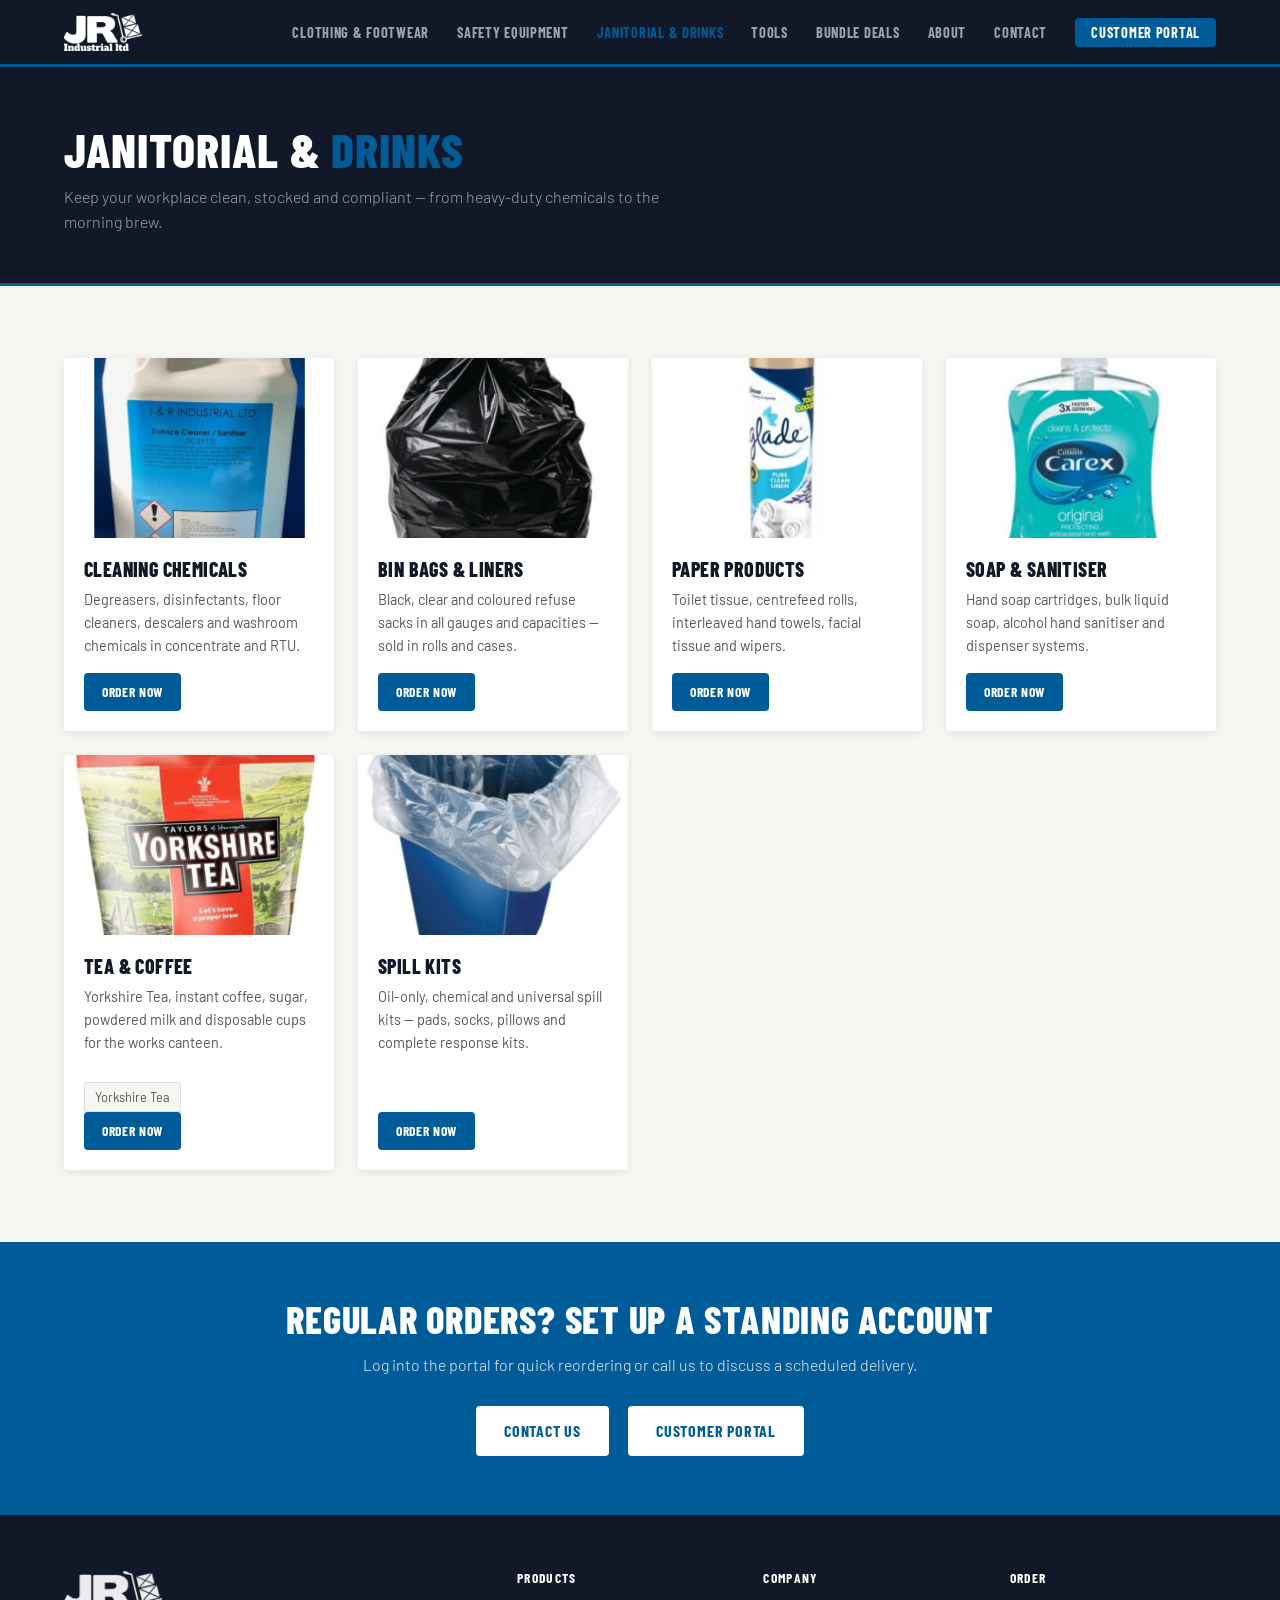
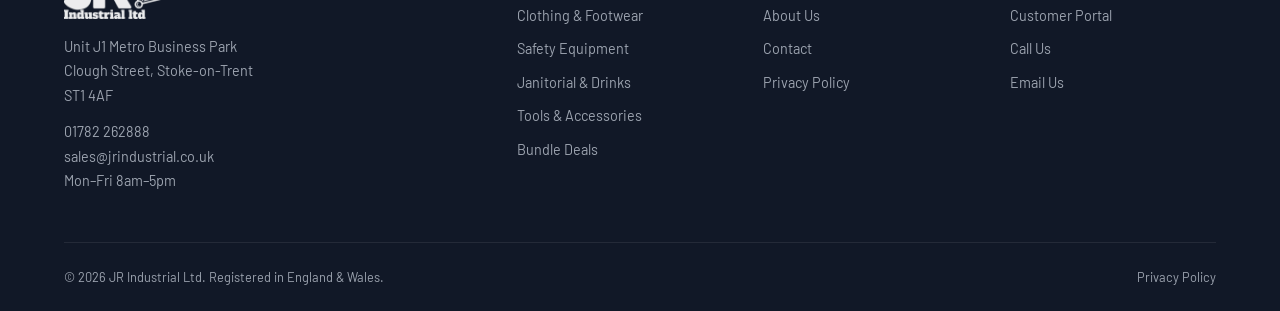
<file: janitorial-drinks.html>
<!DOCTYPE html>
<html lang="en">
<head>
  <meta charset="UTF-8">
  <meta name="viewport" content="width=device-width, initial-scale=1.0">
  <title>Janitorial &amp; Drinks — JR Industrial Ltd</title>
  <meta name="description" content="Cleaning chemicals, bin bags, paper products, soap, sanitiser, tea, coffee and spill kits for workplaces across the UK.">
  <link rel="canonical" href="https://jrindustrial.co.uk/janitorial-drinks">
  <link rel="stylesheet" href="css/style.css">
  <link rel="icon" href="/images/favicon.svg" type="image/svg+xml">
  <link rel="apple-touch-icon" href="/images/favicon.svg">
</head>
<body>
<nav class="nav">
  <div class="container nav-inner">
    <a href="/" class="nav-logo" aria-label="JR Industrial Ltd — Home">
      <img src="/images/logo.png" alt="JR Industrial Ltd" class="nav-logo-img">
    </a>
    <ul class="nav-links">
      <li><a href="/clothing-footwear.html">Clothing &amp; Footwear</a></li>
      <li><a href="/safety-equipment.html">Safety Equipment</a></li>
      <li><a href="/janitorial-drinks.html" class="active">Janitorial &amp; Drinks</a></li>
      <li><a href="/tools-accessories.html">Tools</a></li>
      <li><a href="/bundle-deals.html">Bundle Deals</a></li>
      <li><a href="/about.html">About</a></li>
      <li><a href="/contact.html">Contact</a></li>
      <li><a href="https://jrindustrialportal.co.uk" class="nav-portal" target="_blank" rel="noopener">Customer Portal</a></li>
    </ul>
    <button class="nav-hamburger" aria-label="Toggle menu"><span></span><span></span><span></span></button>
  </div>
</nav>
<div class="page-hero">
  <div class="container">
    <h1>Janitorial &amp; <span>Drinks</span></h1>
    <p>Keep your workplace clean, stocked and compliant — from heavy-duty chemicals to the morning brew.</p>
  </div>
</div>
<section class="section section-light">
  <div class="container">
    <div class="category-grid">
      <div class="category-card fade-up">
        <div class="category-card-img"><img src="/images/jan-chemicals.jpg" alt="Cleaning Chemicals"></div>
        <div class="category-card-body">
          <h3>Cleaning Chemicals</h3>
          <p>Degreasers, disinfectants, floor cleaners, descalers and washroom chemicals in concentrate and RTU.</p>
          <a href="https://jrindustrialportal.co.uk" class="btn" target="_blank" rel="noopener">Order Now</a>
        </div>
      </div>
      <div class="category-card fade-up">
        <div class="category-card-img"><img src="/images/jan-binbag.jpg" alt="Bin Bags and Liners"></div>
        <div class="category-card-body">
          <h3>Bin Bags &amp; Liners</h3>
          <p>Black, clear and coloured refuse sacks in all gauges and capacities — sold in rolls and cases.</p>
          <a href="https://jrindustrialportal.co.uk" class="btn" target="_blank" rel="noopener">Order Now</a>
        </div>
      </div>
      <div class="category-card fade-up">
        <div class="category-card-img"><img src="/images/jan-paper.jpg" alt="Paper Products"></div>
        <div class="category-card-body">
          <h3>Paper Products</h3>
          <p>Toilet tissue, centrefeed rolls, interleaved hand towels, facial tissue and wipers.</p>
          <a href="https://jrindustrialportal.co.uk" class="btn" target="_blank" rel="noopener">Order Now</a>
        </div>
      </div>
      <div class="category-card fade-up">
        <div class="category-card-img"><img src="/images/jan-soap.jpg" alt="Soap and Sanitiser"></div>
        <div class="category-card-body">
          <h3>Soap &amp; Sanitiser</h3>
          <p>Hand soap cartridges, bulk liquid soap, alcohol hand sanitiser and dispenser systems.</p>
          <a href="https://jrindustrialportal.co.uk" class="btn" target="_blank" rel="noopener">Order Now</a>
        </div>
      </div>
      <div class="category-card fade-up">
        <div class="category-card-img"><img src="/images/prod-tea2.jpg" alt="Tea and Coffee"></div>
        <div class="category-card-body">
          <h3>Tea &amp; Coffee</h3>
          <p>Yorkshire Tea, instant coffee, sugar, powdered milk and disposable cups for the works canteen.</p>
          <div class="tag-list"><span class="tag">Yorkshire Tea</span></div>
          <a href="https://jrindustrialportal.co.uk" class="btn" target="_blank" rel="noopener">Order Now</a>
        </div>
      </div>
      <div class="category-card fade-up">
        <div class="category-card-img"><img src="/images/jan-spill.jpg" alt="Spill Kits"></div>
        <div class="category-card-body">
          <h3>Spill Kits</h3>
          <p>Oil-only, chemical and universal spill kits — pads, socks, pillows and complete response kits.</p>
          <a href="https://jrindustrialportal.co.uk" class="btn" target="_blank" rel="noopener">Order Now</a>
        </div>
      </div>
    </div>
  </div>
</section>
<div class="cta-banner">
  <div class="container">
    <h2>Regular Orders? Set Up a Standing Account</h2>
    <p>Log into the portal for quick reordering or call us to discuss a scheduled delivery.</p>
    <a href="/contact.html" class="btn btn-white">Contact Us</a>
    <a href="https://jrindustrialportal.co.uk" class="btn btn-white" target="_blank" rel="noopener">Customer Portal</a>
  </div>
</div>
<footer class="footer">
  <div class="container">
    <div class="footer-grid">
      <div class="footer-brand">
        <img src="/images/logo.png" alt="JR Industrial Ltd" class="footer-logo-img">
        <p>Unit J1 Metro Business Park<br>Clough Street, Stoke-on-Trent<br>ST1 4AF</p>
        <p style="margin-top:12px;">01782 262888<br>sales@jrindustrial.co.uk<br>Mon–Fri 8am–5pm</p>
      </div>
      <div class="footer-col"><h4>Products</h4><ul>
        <li><a href="/clothing-footwear.html">Clothing &amp; Footwear</a></li>
        <li><a href="/safety-equipment.html">Safety Equipment</a></li>
        <li><a href="/janitorial-drinks.html">Janitorial &amp; Drinks</a></li>
        <li><a href="/tools-accessories.html">Tools &amp; Accessories</a></li>
        <li><a href="/bundle-deals.html">Bundle Deals</a></li>
      </ul></div>
      <div class="footer-col"><h4>Company</h4><ul>
        <li><a href="/about.html">About Us</a></li>
        <li><a href="/contact.html">Contact</a></li>
        <li><a href="/privacy.html">Privacy Policy</a></li>
      </ul></div>
      <div class="footer-col"><h4>Order</h4><ul>
        <li><a href="https://jrindustrialportal.co.uk" target="_blank" rel="noopener">Customer Portal</a></li>
        <li><a href="tel:01782262888">Call Us</a></li>
        <li><a href="mailto:sales@jrindustrial.co.uk">Email Us</a></li>
      </ul></div>
    </div>
    <div class="footer-bottom">
      <span>&copy; 2026 JR Industrial Ltd. Registered in England &amp; Wales.</span>
      <a href="/privacy.html">Privacy Policy</a>
    </div>
  </div>
</footer>
<script src="js/main.js"></script>
</body>
</html>
</file>
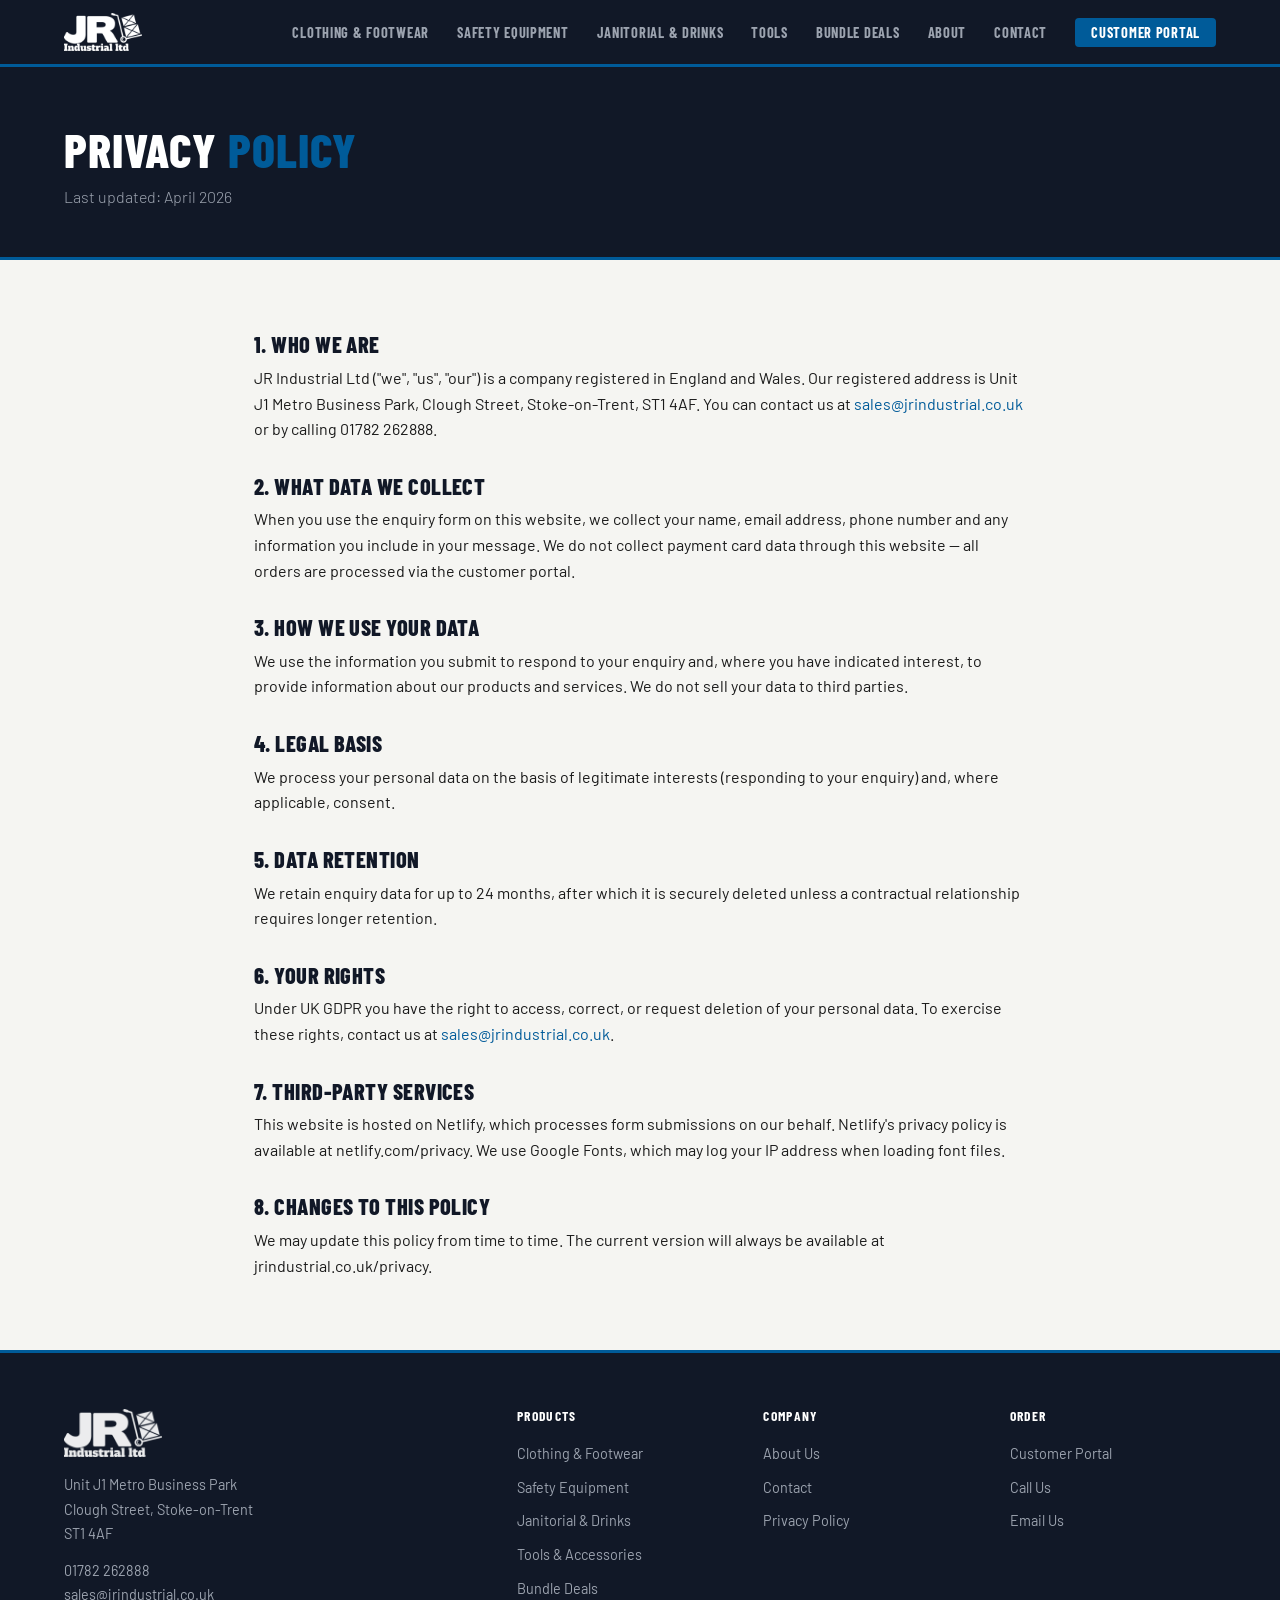
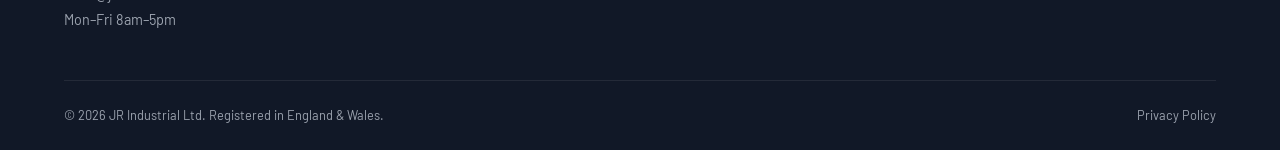
<file: privacy.html>
<!DOCTYPE html>
<html lang="en">
<head>
  <meta charset="UTF-8">
  <meta name="viewport" content="width=device-width, initial-scale=1.0">
  <title>Privacy Policy — JR Industrial Ltd</title>
  <meta name="description" content="Privacy Policy for JR Industrial Ltd — how we collect, use and protect your personal data.">
  <link rel="canonical" href="https://jrindustrial.co.uk/privacy">
  <link rel="stylesheet" href="css/style.css">
  <link rel="icon" href="/images/favicon.svg" type="image/svg+xml">
  <link rel="apple-touch-icon" href="/images/favicon.svg">
</head>
<body>
<nav class="nav">
  <div class="container nav-inner">
    <a href="/" class="nav-logo" aria-label="JR Industrial Ltd — Home">
      <img src="/images/logo.png" alt="JR Industrial Ltd" class="nav-logo-img">
    </a>
    <ul class="nav-links">
      <li><a href="/clothing-footwear.html">Clothing &amp; Footwear</a></li>
      <li><a href="/safety-equipment.html">Safety Equipment</a></li>
      <li><a href="/janitorial-drinks.html">Janitorial &amp; Drinks</a></li>
      <li><a href="/tools-accessories.html">Tools</a></li>
      <li><a href="/bundle-deals.html">Bundle Deals</a></li>
      <li><a href="/about.html">About</a></li>
      <li><a href="/contact.html">Contact</a></li>
      <li><a href="https://jrindustrialportal.co.uk" class="nav-portal" target="_blank" rel="noopener">Customer Portal</a></li>
    </ul>
    <button class="nav-hamburger" aria-label="Toggle menu"><span></span><span></span><span></span></button>
  </div>
</nav>
<div class="page-hero">
  <div class="container">
    <h1>Privacy <span>Policy</span></h1>
    <p>Last updated: April 2026</p>
  </div>
</div>
<section class="section section-light">
  <div class="container" style="max-width:820px;">
    <div style="display:flex;flex-direction:column;gap:32px;">
      <div>
        <h2 style="font-family:var(--font-head);font-size:1.4rem;color:var(--bg-dark);margin-bottom:8px;">1. Who We Are</h2>
        <p>JR Industrial Ltd ("we", "us", "our") is a company registered in England and Wales. Our registered address is Unit J1 Metro Business Park, Clough Street, Stoke-on-Trent, ST1 4AF. You can contact us at <a href="mailto:sales@jrindustrial.co.uk" style="color:var(--primary);">sales@jrindustrial.co.uk</a> or by calling 01782 262888.</p>
      </div>
      <div>
        <h2 style="font-family:var(--font-head);font-size:1.4rem;color:var(--bg-dark);margin-bottom:8px;">2. What Data We Collect</h2>
        <p>When you use the enquiry form on this website, we collect your name, email address, phone number and any information you include in your message. We do not collect payment card data through this website — all orders are processed via the customer portal.</p>
      </div>
      <div>
        <h2 style="font-family:var(--font-head);font-size:1.4rem;color:var(--bg-dark);margin-bottom:8px;">3. How We Use Your Data</h2>
        <p>We use the information you submit to respond to your enquiry and, where you have indicated interest, to provide information about our products and services. We do not sell your data to third parties.</p>
      </div>
      <div>
        <h2 style="font-family:var(--font-head);font-size:1.4rem;color:var(--bg-dark);margin-bottom:8px;">4. Legal Basis</h2>
        <p>We process your personal data on the basis of legitimate interests (responding to your enquiry) and, where applicable, consent.</p>
      </div>
      <div>
        <h2 style="font-family:var(--font-head);font-size:1.4rem;color:var(--bg-dark);margin-bottom:8px;">5. Data Retention</h2>
        <p>We retain enquiry data for up to 24 months, after which it is securely deleted unless a contractual relationship requires longer retention.</p>
      </div>
      <div>
        <h2 style="font-family:var(--font-head);font-size:1.4rem;color:var(--bg-dark);margin-bottom:8px;">6. Your Rights</h2>
        <p>Under UK GDPR you have the right to access, correct, or request deletion of your personal data. To exercise these rights, contact us at <a href="mailto:sales@jrindustrial.co.uk" style="color:var(--primary);">sales@jrindustrial.co.uk</a>.</p>
      </div>
      <div>
        <h2 style="font-family:var(--font-head);font-size:1.4rem;color:var(--bg-dark);margin-bottom:8px;">7. Third-Party Services</h2>
        <p>This website is hosted on Netlify, which processes form submissions on our behalf. Netlify's privacy policy is available at netlify.com/privacy. We use Google Fonts, which may log your IP address when loading font files.</p>
      </div>
      <div>
        <h2 style="font-family:var(--font-head);font-size:1.4rem;color:var(--bg-dark);margin-bottom:8px;">8. Changes to This Policy</h2>
        <p>We may update this policy from time to time. The current version will always be available at jrindustrial.co.uk/privacy.</p>
      </div>
    </div>
  </div>
</section>
<footer class="footer">
  <div class="container">
    <div class="footer-grid">
      <div class="footer-brand">
        <img src="/images/logo.png" alt="JR Industrial Ltd" class="footer-logo-img">
        <p>Unit J1 Metro Business Park<br>Clough Street, Stoke-on-Trent<br>ST1 4AF</p>
        <p style="margin-top:12px;">01782 262888<br>sales@jrindustrial.co.uk<br>Mon–Fri 8am–5pm</p>
      </div>
      <div class="footer-col"><h4>Products</h4><ul>
        <li><a href="/clothing-footwear.html">Clothing &amp; Footwear</a></li>
        <li><a href="/safety-equipment.html">Safety Equipment</a></li>
        <li><a href="/janitorial-drinks.html">Janitorial &amp; Drinks</a></li>
        <li><a href="/tools-accessories.html">Tools &amp; Accessories</a></li>
        <li><a href="/bundle-deals.html">Bundle Deals</a></li>
      </ul></div>
      <div class="footer-col"><h4>Company</h4><ul>
        <li><a href="/about.html">About Us</a></li>
        <li><a href="/contact.html">Contact</a></li>
        <li><a href="/privacy.html">Privacy Policy</a></li>
      </ul></div>
      <div class="footer-col"><h4>Order</h4><ul>
        <li><a href="https://jrindustrialportal.co.uk" target="_blank" rel="noopener">Customer Portal</a></li>
        <li><a href="tel:01782262888">Call Us</a></li>
        <li><a href="mailto:sales@jrindustrial.co.uk">Email Us</a></li>
      </ul></div>
    </div>
    <div class="footer-bottom">
      <span>&copy; 2026 JR Industrial Ltd. Registered in England &amp; Wales.</span>
      <a href="/privacy.html">Privacy Policy</a>
    </div>
  </div>
</footer>
<script src="js/main.js"></script>
</body>
</html>
</file>
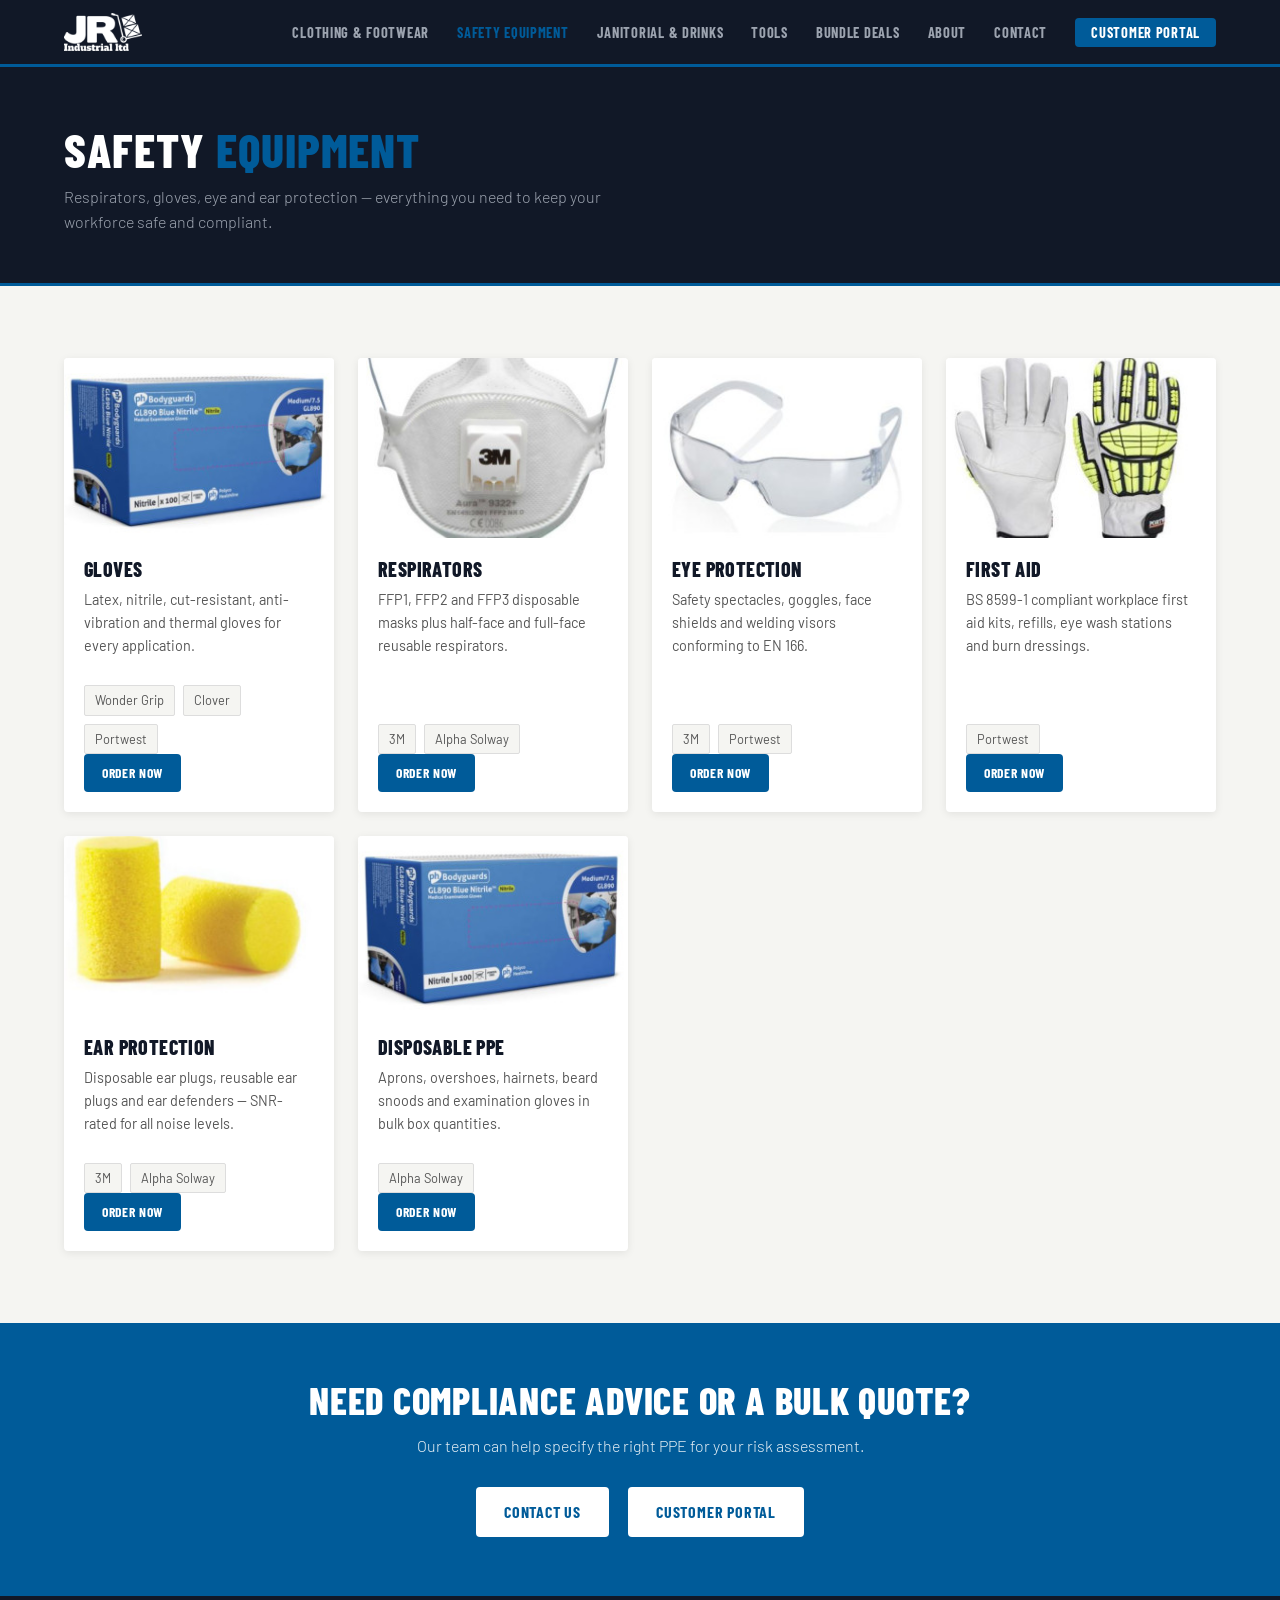
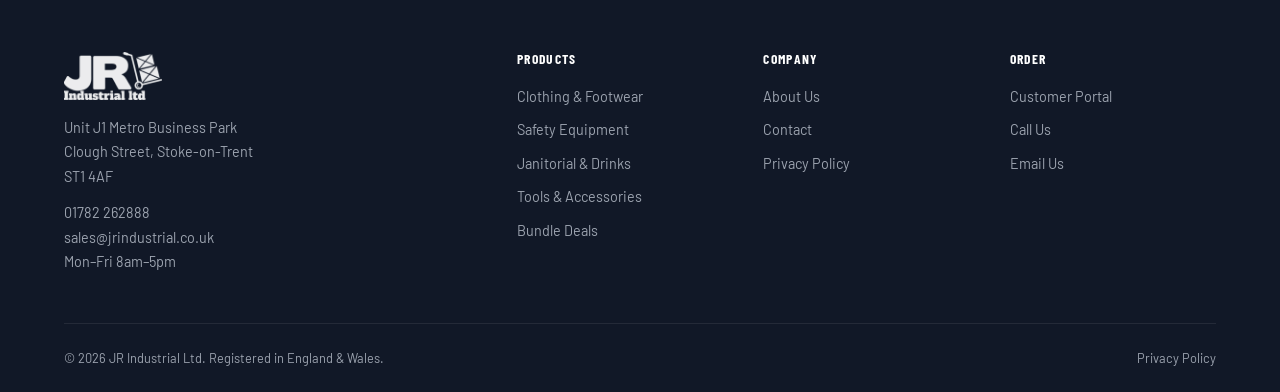
<file: safety-equipment.html>
<!DOCTYPE html>
<html lang="en">
<head>
  <meta charset="UTF-8">
  <meta name="viewport" content="width=device-width, initial-scale=1.0">
  <title>Safety Equipment — JR Industrial Ltd</title>
  <meta name="description" content="Gloves, FFP2/FFP3 respirators, eye protection, first aid kits, ear defenders and disposable PPE from 3M, Alpha Solway, Wonder Grip and more.">
  <link rel="canonical" href="https://jrindustrial.co.uk/safety-equipment">
  <link rel="stylesheet" href="css/style.css">
  <link rel="icon" href="/images/favicon.svg" type="image/svg+xml">
  <link rel="apple-touch-icon" href="/images/favicon.svg">
</head>
<body>
<nav class="nav">
  <div class="container nav-inner">
    <a href="/" class="nav-logo" aria-label="JR Industrial Ltd — Home">
      <img src="/images/logo.png" alt="JR Industrial Ltd" class="nav-logo-img">
    </a>
    <ul class="nav-links">
      <li><a href="/clothing-footwear.html">Clothing &amp; Footwear</a></li>
      <li><a href="/safety-equipment.html" class="active">Safety Equipment</a></li>
      <li><a href="/janitorial-drinks.html">Janitorial &amp; Drinks</a></li>
      <li><a href="/tools-accessories.html">Tools</a></li>
      <li><a href="/bundle-deals.html">Bundle Deals</a></li>
      <li><a href="/about.html">About</a></li>
      <li><a href="/contact.html">Contact</a></li>
      <li><a href="https://jrindustrialportal.co.uk" class="nav-portal" target="_blank" rel="noopener">Customer Portal</a></li>
    </ul>
    <button class="nav-hamburger" aria-label="Toggle menu"><span></span><span></span><span></span></button>
  </div>
</nav>
<div class="page-hero">
  <div class="container">
    <h1>Safety <span>Equipment</span></h1>
    <p>Respirators, gloves, eye and ear protection — everything you need to keep your workforce safe and compliant.</p>
  </div>
</div>
<section class="section section-light">
  <div class="container">
    <div class="category-grid">
      <div class="category-card fade-up">
        <div class="category-card-img"><img src="/images/prod-gloves.jpg" alt="Gloves"></div>
        <div class="category-card-body">
          <h3>Gloves</h3>
          <p>Latex, nitrile, cut-resistant, anti-vibration and thermal gloves for every application.</p>
          <div class="tag-list"><span class="tag">Wonder Grip</span><span class="tag">Clover</span><span class="tag">Portwest</span></div>
          <a href="https://jrindustrialportal.co.uk" class="btn" target="_blank" rel="noopener">Order Now</a>
        </div>
      </div>
      <div class="category-card fade-up">
        <div class="category-card-img"><img src="/images/ppe-mask.jpg" alt="Respirators"></div>
        <div class="category-card-body">
          <h3>Respirators</h3>
          <p>FFP1, FFP2 and FFP3 disposable masks plus half-face and full-face reusable respirators.</p>
          <div class="tag-list"><span class="tag">3M</span><span class="tag">Alpha Solway</span></div>
          <a href="https://jrindustrialportal.co.uk" class="btn" target="_blank" rel="noopener">Order Now</a>
        </div>
      </div>
      <div class="category-card fade-up">
        <div class="category-card-img"><img src="/images/ppe-eyepro.jpg" alt="Eye Protection"></div>
        <div class="category-card-body">
          <h3>Eye Protection</h3>
          <p>Safety spectacles, goggles, face shields and welding visors conforming to EN 166.</p>
          <div class="tag-list"><span class="tag">3M</span><span class="tag">Portwest</span></div>
          <a href="https://jrindustrialportal.co.uk" class="btn" target="_blank" rel="noopener">Order Now</a>
        </div>
      </div>
      <div class="category-card fade-up">
        <div class="category-card-img"><img src="/images/ppe-firstaid.jpg" alt="First Aid"></div>
        <div class="category-card-body">
          <h3>First Aid</h3>
          <p>BS 8599-1 compliant workplace first aid kits, refills, eye wash stations and burn dressings.</p>
          <div class="tag-list"><span class="tag">Portwest</span></div>
          <a href="https://jrindustrialportal.co.uk" class="btn" target="_blank" rel="noopener">Order Now</a>
        </div>
      </div>
      <div class="category-card fade-up">
        <div class="category-card-img"><img src="/images/ppe-ear.jpg" alt="Ear Protection"></div>
        <div class="category-card-body">
          <h3>Ear Protection</h3>
          <p>Disposable ear plugs, reusable ear plugs and ear defenders — SNR-rated for all noise levels.</p>
          <div class="tag-list"><span class="tag">3M</span><span class="tag">Alpha Solway</span></div>
          <a href="https://jrindustrialportal.co.uk" class="btn" target="_blank" rel="noopener">Order Now</a>
        </div>
      </div>
      <div class="category-card fade-up">
        <div class="category-card-img"><img src="/images/prod-gloves.jpg" alt="Disposable PPE"></div>
        <div class="category-card-body">
          <h3>Disposable PPE</h3>
          <p>Aprons, overshoes, hairnets, beard snoods and examination gloves in bulk box quantities.</p>
          <div class="tag-list"><span class="tag">Alpha Solway</span></div>
          <a href="https://jrindustrialportal.co.uk" class="btn" target="_blank" rel="noopener">Order Now</a>
        </div>
      </div>
    </div>
  </div>
</section>
<div class="cta-banner">
  <div class="container">
    <h2>Need Compliance Advice or a Bulk Quote?</h2>
    <p>Our team can help specify the right PPE for your risk assessment.</p>
    <a href="/contact.html" class="btn btn-white">Contact Us</a>
    <a href="https://jrindustrialportal.co.uk" class="btn btn-white" target="_blank" rel="noopener">Customer Portal</a>
  </div>
</div>
<footer class="footer">
  <div class="container">
    <div class="footer-grid">
      <div class="footer-brand">
        <img src="/images/logo.png" alt="JR Industrial Ltd" class="footer-logo-img">
        <p>Unit J1 Metro Business Park<br>Clough Street, Stoke-on-Trent<br>ST1 4AF</p>
        <p style="margin-top:12px;">01782 262888<br>sales@jrindustrial.co.uk<br>Mon–Fri 8am–5pm</p>
      </div>
      <div class="footer-col"><h4>Products</h4><ul>
        <li><a href="/clothing-footwear.html">Clothing &amp; Footwear</a></li>
        <li><a href="/safety-equipment.html">Safety Equipment</a></li>
        <li><a href="/janitorial-drinks.html">Janitorial &amp; Drinks</a></li>
        <li><a href="/tools-accessories.html">Tools &amp; Accessories</a></li>
        <li><a href="/bundle-deals.html">Bundle Deals</a></li>
      </ul></div>
      <div class="footer-col"><h4>Company</h4><ul>
        <li><a href="/about.html">About Us</a></li>
        <li><a href="/contact.html">Contact</a></li>
        <li><a href="/privacy.html">Privacy Policy</a></li>
      </ul></div>
      <div class="footer-col"><h4>Order</h4><ul>
        <li><a href="https://jrindustrialportal.co.uk" target="_blank" rel="noopener">Customer Portal</a></li>
        <li><a href="tel:01782262888">Call Us</a></li>
        <li><a href="mailto:sales@jrindustrial.co.uk">Email Us</a></li>
      </ul></div>
    </div>
    <div class="footer-bottom">
      <span>&copy; 2026 JR Industrial Ltd. Registered in England &amp; Wales.</span>
      <a href="/privacy.html">Privacy Policy</a>
    </div>
  </div>
</footer>
<script src="js/main.js"></script>
</body>
</html>
</file>
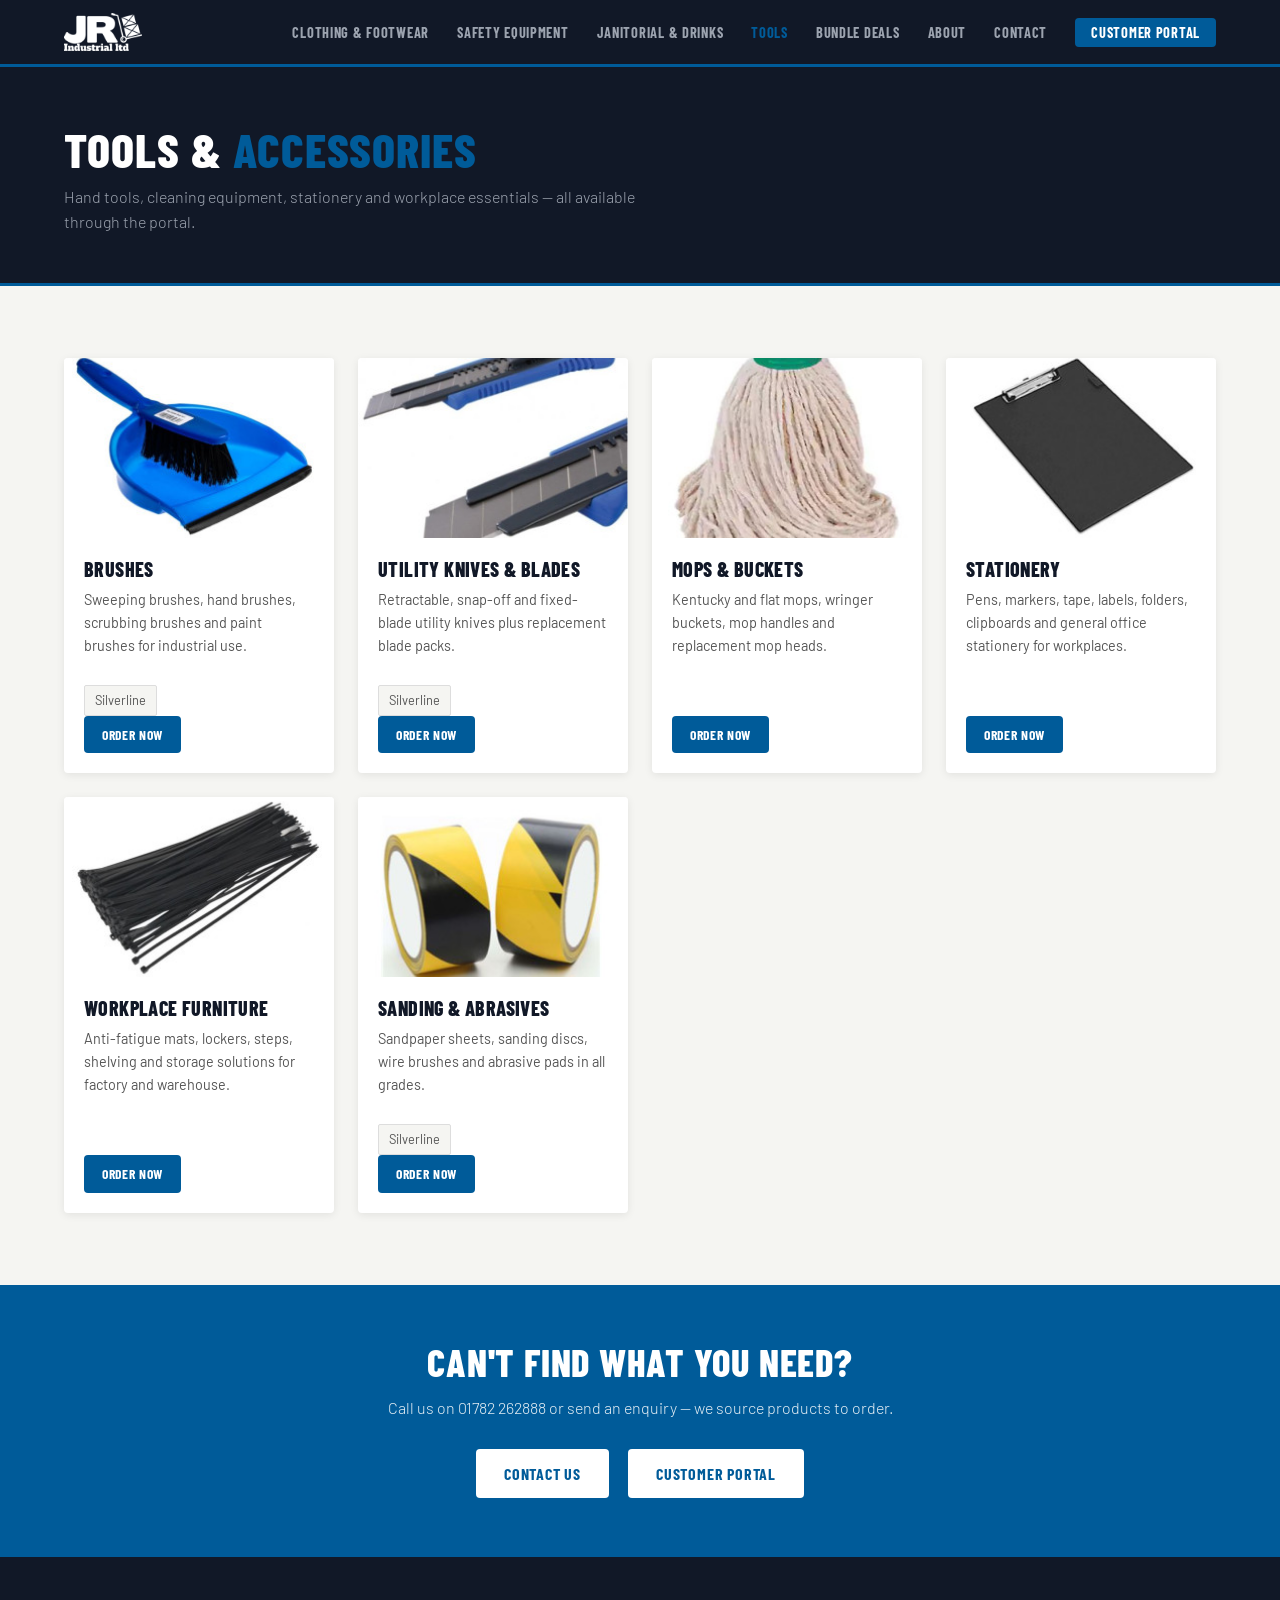
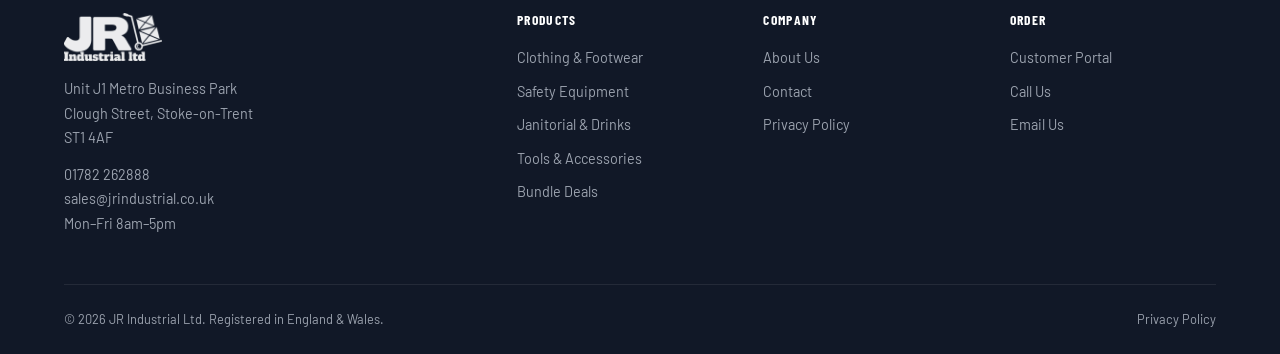
<file: tools-accessories.html>
<!DOCTYPE html>
<html lang="en">
<head>
  <meta charset="UTF-8">
  <meta name="viewport" content="width=device-width, initial-scale=1.0">
  <title>Tools &amp; Accessories — JR Industrial Ltd</title>
  <meta name="description" content="Brushes, utility knives, mops, stationery, workplace furniture and sanding products for industrial and commercial workplaces.">
  <link rel="canonical" href="https://jrindustrial.co.uk/tools-accessories">
  <link rel="stylesheet" href="css/style.css">
  <link rel="icon" href="/images/favicon.svg" type="image/svg+xml">
  <link rel="apple-touch-icon" href="/images/favicon.svg">
</head>
<body>
<nav class="nav">
  <div class="container nav-inner">
    <a href="/" class="nav-logo" aria-label="JR Industrial Ltd — Home">
      <img src="/images/logo.png" alt="JR Industrial Ltd" class="nav-logo-img">
    </a>
    <ul class="nav-links">
      <li><a href="/clothing-footwear.html">Clothing &amp; Footwear</a></li>
      <li><a href="/safety-equipment.html">Safety Equipment</a></li>
      <li><a href="/janitorial-drinks.html">Janitorial &amp; Drinks</a></li>
      <li><a href="/tools-accessories.html" class="active">Tools</a></li>
      <li><a href="/bundle-deals.html">Bundle Deals</a></li>
      <li><a href="/about.html">About</a></li>
      <li><a href="/contact.html">Contact</a></li>
      <li><a href="https://jrindustrialportal.co.uk" class="nav-portal" target="_blank" rel="noopener">Customer Portal</a></li>
    </ul>
    <button class="nav-hamburger" aria-label="Toggle menu"><span></span><span></span><span></span></button>
  </div>
</nav>
<div class="page-hero">
  <div class="container">
    <h1>Tools &amp; <span>Accessories</span></h1>
    <p>Hand tools, cleaning equipment, stationery and workplace essentials — all available through the portal.</p>
  </div>
</div>
<section class="section section-light">
  <div class="container">
    <div class="category-grid">
      <div class="category-card fade-up">
        <div class="category-card-img"><img src="/images/prod-brush.jpg" alt="Brushes"></div>
        <div class="category-card-body">
          <h3>Brushes</h3>
          <p>Sweeping brushes, hand brushes, scrubbing brushes and paint brushes for industrial use.</p>
          <div class="tag-list"><span class="tag">Silverline</span></div>
          <a href="https://jrindustrialportal.co.uk" class="btn" target="_blank" rel="noopener">Order Now</a>
        </div>
      </div>
      <div class="category-card fade-up">
        <div class="category-card-img"><img src="/images/prod-tools.jpg" alt="Utility Knives and Blades"></div>
        <div class="category-card-body">
          <h3>Utility Knives &amp; Blades</h3>
          <p>Retractable, snap-off and fixed-blade utility knives plus replacement blade packs.</p>
          <div class="tag-list"><span class="tag">Silverline</span></div>
          <a href="https://jrindustrialportal.co.uk" class="btn" target="_blank" rel="noopener">Order Now</a>
        </div>
      </div>
      <div class="category-card fade-up">
        <div class="category-card-img"><img src="/images/prod-mop.jpg" alt="Mops and Buckets"></div>
        <div class="category-card-body">
          <h3>Mops &amp; Buckets</h3>
          <p>Kentucky and flat mops, wringer buckets, mop handles and replacement mop heads.</p>
          <a href="https://jrindustrialportal.co.uk" class="btn" target="_blank" rel="noopener">Order Now</a>
        </div>
      </div>
      <div class="category-card fade-up">
        <div class="category-card-img"><img src="/images/prod-stationery.jpg" alt="Stationery"></div>
        <div class="category-card-body">
          <h3>Stationery</h3>
          <p>Pens, markers, tape, labels, folders, clipboards and general office stationery for workplaces.</p>
          <a href="https://jrindustrialportal.co.uk" class="btn" target="_blank" rel="noopener">Order Now</a>
        </div>
      </div>
      <div class="category-card fade-up">
        <div class="category-card-img"><img src="/images/prod-accessories.jpg" alt="Workplace Furniture"></div>
        <div class="category-card-body">
          <h3>Workplace Furniture</h3>
          <p>Anti-fatigue mats, lockers, steps, shelving and storage solutions for factory and warehouse.</p>
          <a href="https://jrindustrialportal.co.uk" class="btn" target="_blank" rel="noopener">Order Now</a>
        </div>
      </div>
      <div class="category-card fade-up">
        <div class="category-card-img"><img src="/images/prod-hazard.jpg" alt="Sanding and Abrasives"></div>
        <div class="category-card-body">
          <h3>Sanding &amp; Abrasives</h3>
          <p>Sandpaper sheets, sanding discs, wire brushes and abrasive pads in all grades.</p>
          <div class="tag-list"><span class="tag">Silverline</span></div>
          <a href="https://jrindustrialportal.co.uk" class="btn" target="_blank" rel="noopener">Order Now</a>
        </div>
      </div>
    </div>
  </div>
</section>
<div class="cta-banner">
  <div class="container">
    <h2>Can't Find What You Need?</h2>
    <p>Call us on 01782 262888 or send an enquiry — we source products to order.</p>
    <a href="/contact.html" class="btn btn-white">Contact Us</a>
    <a href="https://jrindustrialportal.co.uk" class="btn btn-white" target="_blank" rel="noopener">Customer Portal</a>
  </div>
</div>
<footer class="footer">
  <div class="container">
    <div class="footer-grid">
      <div class="footer-brand">
        <img src="/images/logo.png" alt="JR Industrial Ltd" class="footer-logo-img">
        <p>Unit J1 Metro Business Park<br>Clough Street, Stoke-on-Trent<br>ST1 4AF</p>
        <p style="margin-top:12px;">01782 262888<br>sales@jrindustrial.co.uk<br>Mon–Fri 8am–5pm</p>
      </div>
      <div class="footer-col"><h4>Products</h4><ul>
        <li><a href="/clothing-footwear.html">Clothing &amp; Footwear</a></li>
        <li><a href="/safety-equipment.html">Safety Equipment</a></li>
        <li><a href="/janitorial-drinks.html">Janitorial &amp; Drinks</a></li>
        <li><a href="/tools-accessories.html">Tools &amp; Accessories</a></li>
        <li><a href="/bundle-deals.html">Bundle Deals</a></li>
      </ul></div>
      <div class="footer-col"><h4>Company</h4><ul>
        <li><a href="/about.html">About Us</a></li>
        <li><a href="/contact.html">Contact</a></li>
        <li><a href="/privacy.html">Privacy Policy</a></li>
      </ul></div>
      <div class="footer-col"><h4>Order</h4><ul>
        <li><a href="https://jrindustrialportal.co.uk" target="_blank" rel="noopener">Customer Portal</a></li>
        <li><a href="tel:01782262888">Call Us</a></li>
        <li><a href="mailto:sales@jrindustrial.co.uk">Email Us</a></li>
      </ul></div>
    </div>
    <div class="footer-bottom">
      <span>&copy; 2026 JR Industrial Ltd. Registered in England &amp; Wales.</span>
      <a href="/privacy.html">Privacy Policy</a>
    </div>
  </div>
</footer>
<script src="js/main.js"></script>
</body>
</html>
</file>
<file: css/style.css>
/* ============================================================
   JR Industrial Ltd — Main Stylesheet
   Palette: Cobalt Blue #005B99 / Dark Slate #111827
   ============================================================ */

@import url('https://fonts.googleapis.com/css2?family=Barlow+Condensed:wght@700;800;900&family=Barlow:wght@300;400;600&display=swap');

/* ── Tokens ── */
:root {
  --primary:      #005B99;
  --primary-dark: #004A7F;
  --bg-dark:      #111827;
  --bg-alt:       #1A2332;
  --bg-light:     #F5F5F2;
  --text-dark:    #1A1A1A;
  --text-light:   #FFFFFF;
  --text-muted:   #9CA3AF;
  --font-head:    'Barlow Condensed', sans-serif;
  --font-body:    'Barlow', sans-serif;
  --max-w:        1200px;
  --radius:       4px;
  --transition:   0.2s ease;
  --surface:        #FFFFFF;
  --border:         #DDDDDD;
  --text-secondary: #555555;
  --text-tertiary:  #888888;
  --hero-para:      #CBD5E1;
}

/* ── Reset ── */
*, *::before, *::after { box-sizing: border-box; margin: 0; padding: 0; }
img { max-width: 100%; display: block; }
a { color: inherit; text-decoration: none; }

body {
  font-family: var(--font-body);
  font-weight: 400;
  color: var(--text-dark);
  background: var(--bg-light);
  line-height: 1.6;
}

h1, h2, h3, h4 {
  font-family: var(--font-head);
  font-weight: 800;
  line-height: 1.1;
  text-transform: uppercase;
  letter-spacing: 0.02em;
}

/* ── Utilities ── */
.container { max-width: var(--max-w); margin: 0 auto; padding: 0 24px; }
.btn {
  display: inline-block;
  background: var(--primary);
  color: var(--text-light);
  font-family: var(--font-head);
  font-weight: 700;
  font-size: 1rem;
  letter-spacing: 0.05em;
  text-transform: uppercase;
  padding: 12px 28px;
  border-radius: var(--radius);
  border: none;
  cursor: pointer;
  transition: background var(--transition);
}
.btn:hover { background: var(--primary-dark); }
.btn-outline {
  background: transparent;
  border: 2px solid var(--primary);
  color: var(--primary);
}
.btn-outline:hover { background: var(--primary); color: var(--text-light); }
.btn-white {
  background: var(--text-light);
  color: var(--primary);
}
.btn-white:hover { background: var(--bg-light); }

/* ── Fade-up animation ── */
.fade-up {
  opacity: 0;
  transform: translateY(24px);
  transition: opacity 0.5s ease, transform 0.5s ease;
}
.fade-up.visible { opacity: 1; transform: none; }

/* ── NAV ── */
.nav {
  background: var(--bg-dark);
  position: sticky;
  top: 0;
  z-index: 100;
  border-bottom: 3px solid var(--primary);
}
.nav-inner {
  display: flex;
  align-items: center;
  justify-content: space-between;
  height: 64px;
}
.nav-logo {
  font-family: var(--font-head);
  font-weight: 900;
  font-size: 1.5rem;
  color: var(--text-light);
  letter-spacing: 0.05em;
  text-transform: uppercase;
}
.nav-logo span { color: var(--primary); }
.nav-links {
  display: flex;
  gap: 28px;
  list-style: none;
}
.nav-links a {
  color: var(--text-muted);
  font-family: var(--font-head);
  font-weight: 700;
  font-size: 0.9rem;
  letter-spacing: 0.05em;
  text-transform: uppercase;
  transition: color var(--transition);
}
.nav-links a:hover,
.nav-links a.active { color: var(--primary); }
.nav-links a.nav-portal {
  background: var(--primary);
  color: var(--text-light);
  padding: 6px 16px;
  border-radius: var(--radius);
}
.nav-links a.nav-portal:hover { background: var(--primary-dark); color: var(--text-light); }
.nav-hamburger {
  display: none;
  flex-direction: column;
  gap: 5px;
  background: none;
  border: none;
  cursor: pointer;
  padding: 4px;
}
.nav-hamburger span {
  display: block;
  width: 24px;
  height: 2px;
  background: var(--text-light);
  transition: transform var(--transition), opacity var(--transition);
}
.nav-hamburger.open span:nth-child(1) { transform: translateY(7px) rotate(45deg); }
.nav-hamburger.open span:nth-child(2) { opacity: 0; }
.nav-hamburger.open span:nth-child(3) { transform: translateY(-7px) rotate(-45deg); }

/* ── HERO ── */
.hero {
  position: relative;
  overflow: hidden;
  min-height: 520px;
  display: flex;
  align-items: center;
  background: var(--bg-dark);
}
.hero-bg {
  position: absolute;
  inset: 0;
  width: 100%;
  height: 100%;
  object-fit: cover;
  object-position: center 30%;
}
.hero-overlay {
  position: absolute;
  inset: 0;
  background: linear-gradient(to right, rgba(17,24,39,0.92) 40%, rgba(0,91,153,0.45) 100%);
}
.hero-content {
  position: relative;
  z-index: 1;
  color: var(--text-light);
  max-width: 620px;
}
.hero-content h1 {
  font-size: clamp(2.5rem, 5vw, 4rem);
  font-weight: 900;
  margin-bottom: 16px;
}
.hero-content h1 span { color: var(--primary); }
.hero-content p {
  font-size: 1.125rem;
  font-weight: 300;
  margin-bottom: 28px;
  color: var(--hero-para);
}
.hero-content .btn + .btn { margin-left: 12px; }

/* ── SECTION BASE ── */
.section { padding: 72px 0; }
.section-dark { background: var(--bg-dark); color: var(--text-light); }
.section-alt  { background: var(--bg-alt);  color: var(--text-light); }
.section-light { background: var(--bg-light); }
.section-title {
  font-size: clamp(1.75rem, 3vw, 2.5rem);
  margin-bottom: 12px;
  color: inherit;
}
.section-title span { color: var(--primary); }
.section-subtitle {
  font-size: 1rem;
  font-weight: 300;
  color: var(--text-muted);
  margin-bottom: 48px;
  max-width: 600px;
}
.section-dark .section-subtitle { color: var(--text-muted); }

/* ── STATS BAR ── */
.stats-bar {
  background: var(--primary);
  padding: 32px 0;
}
.stats-grid {
  display: grid;
  grid-template-columns: repeat(4, 1fr);
  gap: 24px;
  text-align: center;
  color: var(--text-light);
}
.stat-num {
  font-family: var(--font-head);
  font-weight: 900;
  font-size: 2.5rem;
  line-height: 1;
}
.stat-label {
  font-size: 0.85rem;
  font-weight: 300;
  margin-top: 4px;
  opacity: 0.85;
}

/* ── CATEGORY CARDS ── */
.category-grid {
  display: grid;
  grid-template-columns: repeat(auto-fit, minmax(260px, 1fr));
  gap: 24px;
}
.category-card {
  background: var(--surface);
  border-radius: var(--radius);
  overflow: hidden;
  box-shadow: 0 2px 8px rgba(0,0,0,0.08);
  transition: transform var(--transition), box-shadow var(--transition);
  display: flex;
  flex-direction: column;
}
.category-card:hover {
  transform: translateY(-4px);
  box-shadow: 0 8px 24px rgba(0,91,153,0.15);
}
.category-card-img {
  background: var(--bg-alt);
  height: 180px;
  display: flex;
  align-items: center;
  justify-content: center;
  font-size: 3rem;
  overflow: hidden;
}
.category-card-img img {
  width: 100%;
  height: 100%;
  object-fit: cover;
  display: block;
  transition: transform 0.4s ease;
}
.category-card:hover .category-card-img img { transform: scale(1.04); }
.category-card-body { padding: 20px; flex: 1; display: flex; flex-direction: column; }
.category-card-body h3 {
  font-size: 1.25rem;
  margin-bottom: 8px;
  color: var(--bg-dark);
}
.category-card-body p {
  font-size: 0.9rem;
  color: var(--text-secondary);
  flex: 1;
  margin-bottom: 16px;
}
.category-card-body .btn { align-self: flex-start; font-size: 0.85rem; padding: 8px 18px; }

/* ── PRODUCT TAG LIST ── */
.tag-list { display: flex; flex-wrap: wrap; gap: 8px; margin-top: 12px; }
.tag {
  background: var(--bg-light);
  border: 1px solid var(--border);
  border-radius: 2px;
  font-size: 0.8rem;
  padding: 4px 10px;
  color: var(--text-secondary);
}

/* ── BRANDS STRIP ── */
.brands-strip { background: var(--surface); padding: 40px 0; border-top: 1px solid #e5e5e5; border-bottom: 1px solid #e5e5e5; }
.brands-label {
  text-align: center;
  font-size: 0.8rem;
  font-weight: 600;
  letter-spacing: 0.1em;
  text-transform: uppercase;
  color: var(--text-tertiary);
  margin-bottom: 24px;
}
.brands-list {
  display: flex;
  flex-wrap: wrap;
  justify-content: center;
  gap: 32px 48px;
}
.brands-list span {
  font-family: var(--font-head);
  font-weight: 700;
  font-size: 1.1rem;
  color: var(--text-tertiary);
  letter-spacing: 0.05em;
  text-transform: uppercase;
}

/* ── ENQUIRY FORM ── */
.form-grid { display: grid; grid-template-columns: 1fr 1fr; gap: 16px; }
.form-full { grid-column: 1 / -1; }
.form-group { display: flex; flex-direction: column; gap: 6px; }
.form-group label {
  font-size: 0.85rem;
  font-weight: 600;
  color: inherit;
  text-transform: uppercase;
  letter-spacing: 0.04em;
}
.form-group input,
.form-group textarea,
.form-group select {
  background: rgba(255,255,255,0.08);
  border: 1px solid rgba(255,255,255,0.2);
  border-radius: var(--radius);
  padding: 10px 14px;
  color: var(--text-light);
  font-family: var(--font-body);
  font-size: 0.95rem;
  transition: border-color var(--transition);
}
.form-group input:focus,
.form-group textarea:focus,
.form-group select:focus {
  outline: none;
  border-color: var(--primary);
}
.form-group textarea { min-height: 120px; resize: vertical; }
.form-success { display: none; background: var(--primary); color: var(--surface); padding: 16px 20px; border-radius: var(--radius); margin-top: 16px; font-weight: 600; }

/* Light form variant (contact page) */
.form-light .form-group input,
.form-light .form-group textarea,
.form-light .form-group select {
  background: var(--surface);
  border-color: var(--border);
  color: var(--text-dark);
}
.form-light .form-group label { color: var(--text-dark); }
.form-light .form-group input:focus,
.form-light .form-group textarea:focus,
.form-light .form-group select:focus { border-color: var(--primary); }

/* ── CTA BANNER ── */
.cta-banner {
  background: var(--primary);
  padding: 56px 0;
  text-align: center;
  color: var(--text-light);
}
.cta-banner h2 { font-size: clamp(1.75rem, 3vw, 2.5rem); margin-bottom: 12px; }
.cta-banner p { margin-bottom: 28px; font-weight: 300; opacity: 0.9; }
.cta-banner .btn-white { margin: 0 8px; }

/* ── PAGE HERO (inner pages) ── */
.page-hero {
  background: var(--bg-dark);
  padding: 56px 0 48px;
  border-bottom: 3px solid var(--primary);
}
.page-hero h1 {
  font-size: clamp(2rem, 4vw, 3rem);
  color: var(--text-light);
  margin-bottom: 8px;
}
.page-hero h1 span { color: var(--primary); }
.page-hero p { color: var(--text-muted); font-weight: 300; max-width: 600px; }

/* ── CONTACT INFO ── */
.contact-grid { display: grid; grid-template-columns: 1fr 1fr; gap: 48px; }
.contact-info-item { display: flex; gap: 16px; align-items: flex-start; margin-bottom: 24px; }
.contact-info-icon {
  width: 40px;
  height: 40px;
  background: var(--primary);
  border-radius: var(--radius);
  display: flex;
  align-items: center;
  justify-content: center;
  color: var(--surface);
  font-size: 1.1rem;
  flex-shrink: 0;
}
.contact-info-text strong { display: block; font-family: var(--font-head); font-size: 1rem; margin-bottom: 2px; }
.contact-info-text span { font-size: 0.9rem; color: var(--text-secondary); }

/* ── FOOTER ── */
.footer {
  background: var(--bg-dark);
  color: var(--text-muted);
  padding: 56px 0 24px;
  border-top: 3px solid var(--primary);
}
.footer-grid {
  display: grid;
  grid-template-columns: 2fr 1fr 1fr 1fr;
  gap: 40px;
  margin-bottom: 48px;
}
.footer-brand p { font-size: 0.9rem; line-height: 1.7; margin-top: 12px; }
.footer-col h4 {
  font-family: var(--font-head);
  font-weight: 700;
  font-size: 0.85rem;
  letter-spacing: 0.1em;
  text-transform: uppercase;
  color: var(--text-light);
  margin-bottom: 16px;
}
.footer-col ul { list-style: none; }
.footer-col ul li { margin-bottom: 8px; }
.footer-col ul a { font-size: 0.9rem; transition: color var(--transition); }
.footer-col ul a:hover { color: var(--primary); }
.footer-bottom {
  border-top: 1px solid rgba(255,255,255,0.08);
  padding-top: 24px;
  display: flex;
  justify-content: space-between;
  align-items: center;
  font-size: 0.8rem;
  flex-wrap: wrap;
  gap: 8px;
}
.footer-bottom a:hover { color: var(--primary); }

/* ── 404 ── */
.error-page { text-align: center; padding: 120px 24px; }
.error-page h1 { font-size: 8rem; color: var(--primary); line-height: 1; }
.error-page h2 { font-size: 2rem; color: var(--bg-dark); margin-bottom: 12px; }
.error-page p { color: var(--text-secondary); margin-bottom: 32px; }

/* ── Logo images ── */
.nav-logo-img {
  height: 38px;
  width: auto;
  display: block;
  filter: brightness(0) invert(1);
  transition: opacity var(--transition), transform var(--transition);
  animation: logoFadeIn 0.5s ease both;
}
.nav-logo-img:hover { opacity: 0.85; transform: scale(1.03); }

.footer-logo-img {
  height: 48px;
  width: auto;
  display: block;
  filter: brightness(0) invert(1);
  opacity: 0.92;
  margin-bottom: 16px;
}

/* Hero logo (full letterhead with character) */
.hero-logo {
  position: absolute;
  right: 0;
  bottom: 0;
  height: 92%;
  max-height: 480px;
  width: auto;
  object-fit: contain;
  object-position: bottom right;
  filter: drop-shadow(0 8px 40px rgba(0,0,0,0.5));
  animation: heroLogoSlide 0.9s cubic-bezier(0.22, 1, 0.36, 1) 0.15s both;
  pointer-events: none;
}

/* Watermark — subtle logo behind light sections */
.section-watermark { position: relative; overflow: hidden; }
.section-watermark::after {
  content: '';
  position: absolute;
  top: 50%;
  right: -60px;
  transform: translateY(-50%);
  width: 380px;
  height: 380px;
  background: url('/images/logo-flat.png') center/contain no-repeat;
  opacity: 0.045;
  pointer-events: none;
}

/* ── Keyframes ── */
@keyframes logoFadeIn {
  from { opacity: 0; transform: translateX(-10px); }
  to   { opacity: 1; transform: none; }
}

@keyframes heroLogoSlide {
  from { opacity: 0; transform: translateX(60px) scale(0.96); }
  to   { opacity: 1; transform: none; }
}

@keyframes navSlideDown {
  from { transform: translateY(-100%); }
  to   { transform: none; }
}

@keyframes heroContentIn {
  from { opacity: 0; transform: translateY(22px); }
  to   { opacity: 1; transform: none; }
}

.nav { animation: navSlideDown 0.35s cubic-bezier(0.22, 1, 0.36, 1) both; }
.hero-content { animation: heroContentIn 0.65s 0.25s ease both; }

/* ── Reduced motion ── */
@media (prefers-reduced-motion: reduce) {
  .fade-up { transition: none; opacity: 1; transform: none; }
  .category-card { transition: box-shadow var(--transition); transform: none; }
  .category-card-img img { transition: none; }
  .nav { animation: none; }
  .hero-content { animation: none; }
  .nav-logo-img { animation: none; }
  .hero-logo { animation: none; }
}

/* ── RESPONSIVE ── */
@media (max-width: 900px) {
  .footer-grid { grid-template-columns: 1fr 1fr; }
  .stats-grid { grid-template-columns: repeat(2, 1fr); }
  .contact-grid { grid-template-columns: 1fr; }
}

@media (max-width: 640px) {
  .nav-links { display: none; flex-direction: column; position: absolute; top: 64px; left: 0; right: 0; background: var(--bg-dark); padding: 16px 24px 24px; gap: 16px; border-bottom: 3px solid var(--primary); }
  .nav-links.open { display: flex; }
  .nav-hamburger { display: flex; }
  .hero { min-height: 380px; }
  .hero-logo { display: none; }
  .hero-overlay { background: rgba(17,24,39,0.85); }
  .hero-content { max-width: 100%; }
  .form-grid { grid-template-columns: 1fr; }
  .footer-grid { grid-template-columns: 1fr; }
  .stats-grid { grid-template-columns: repeat(2, 1fr); }
}
</file>
